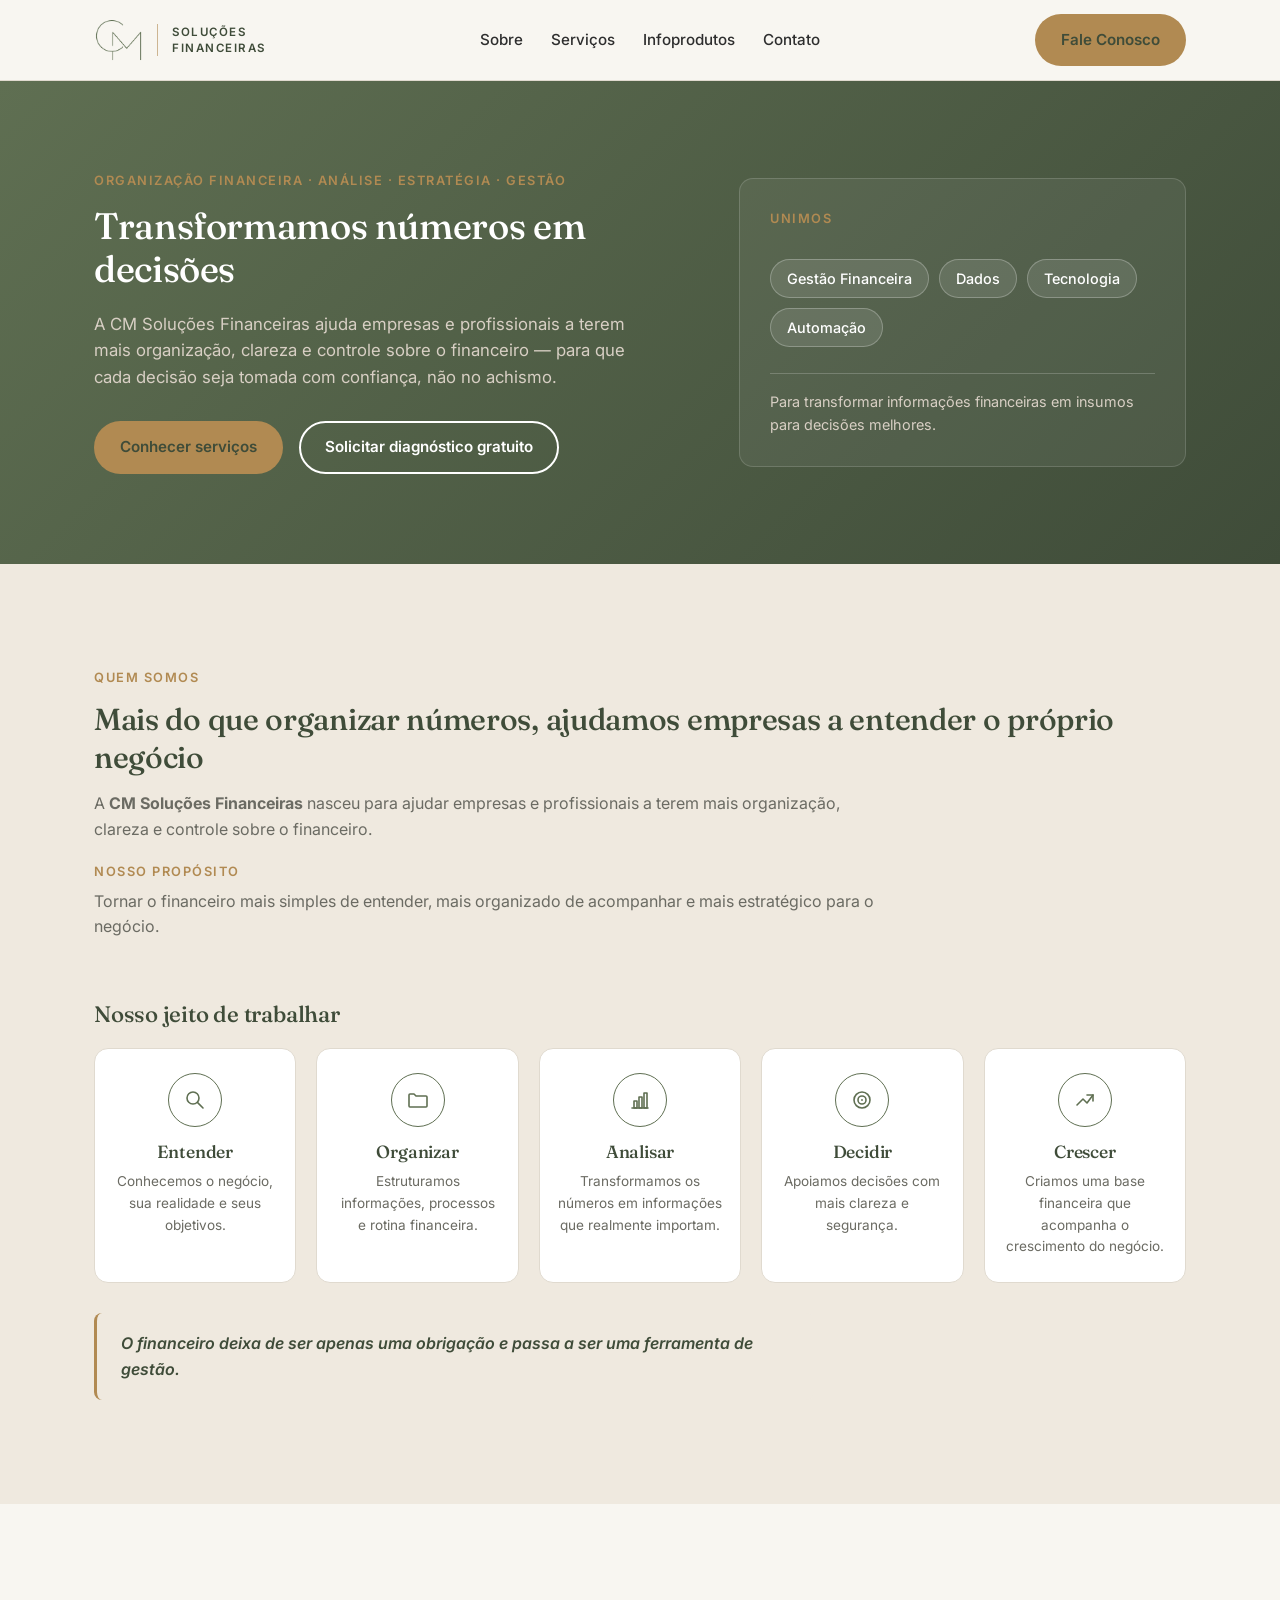
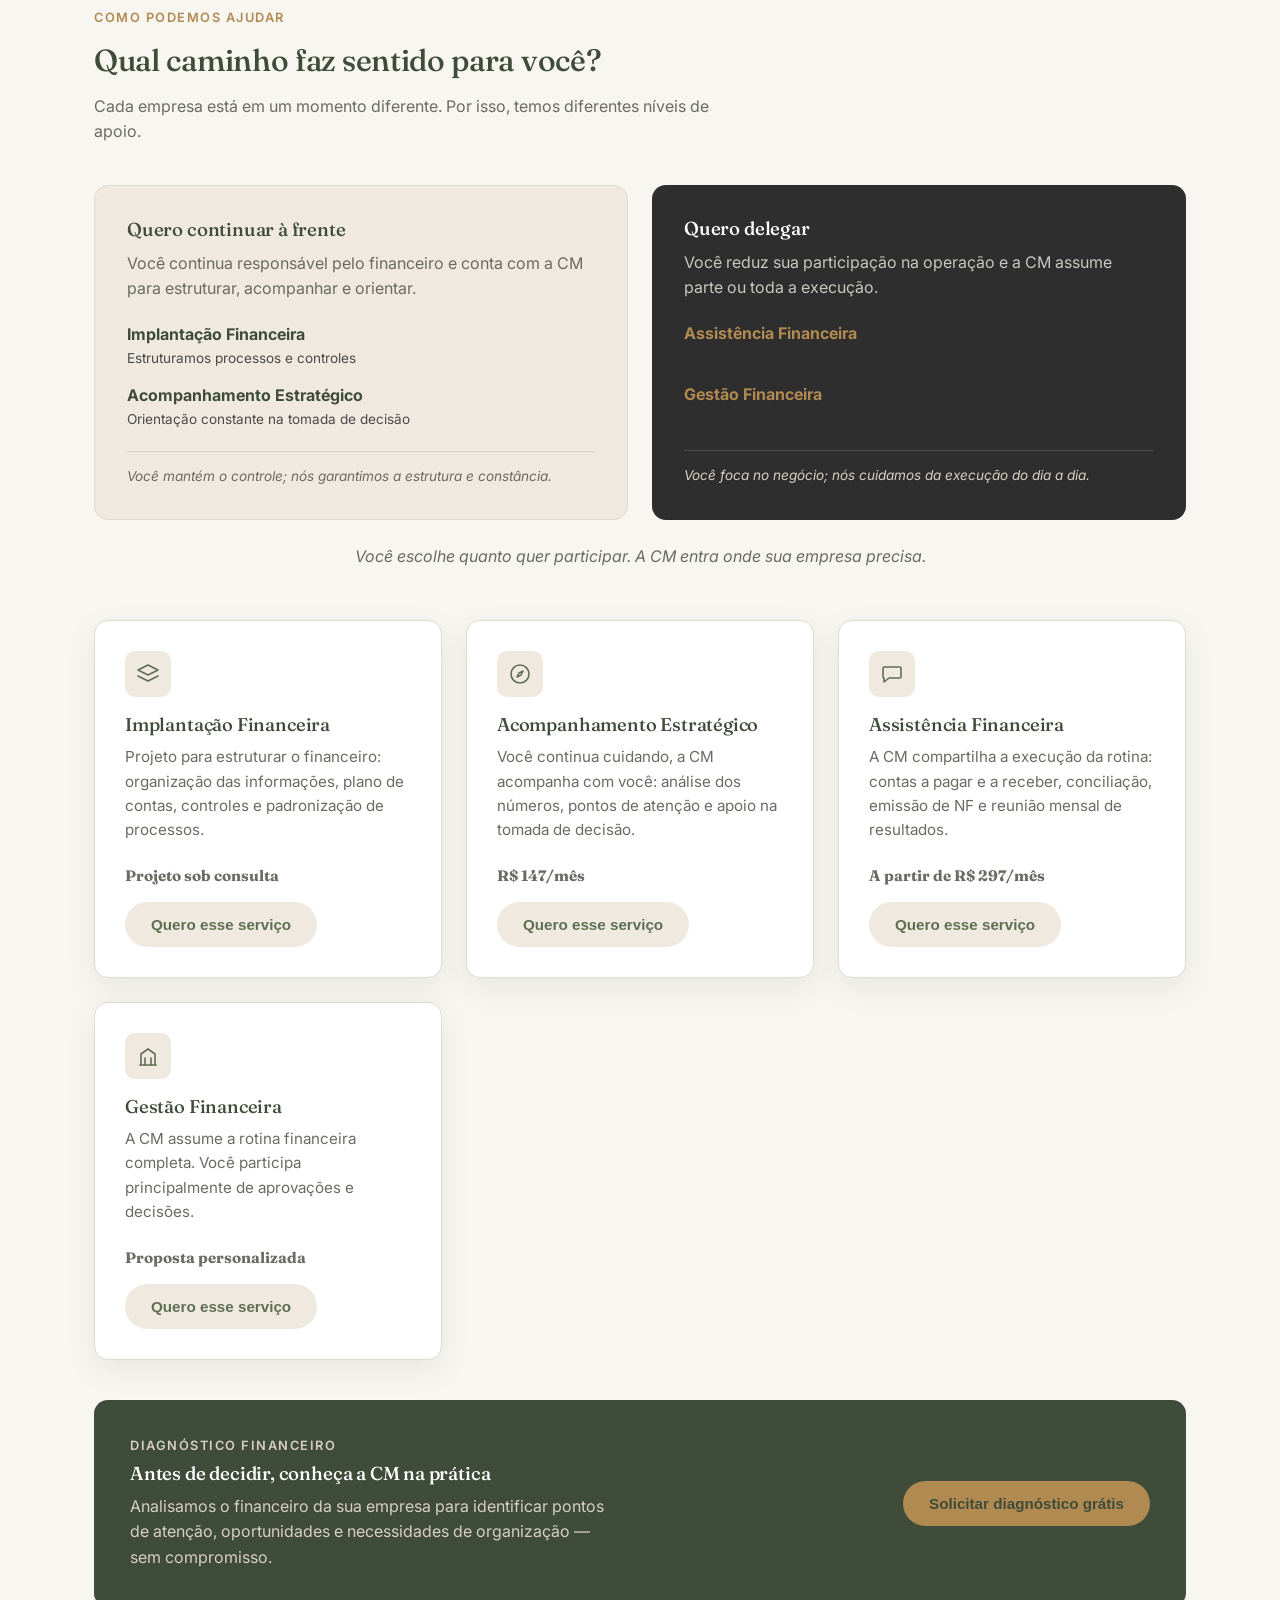
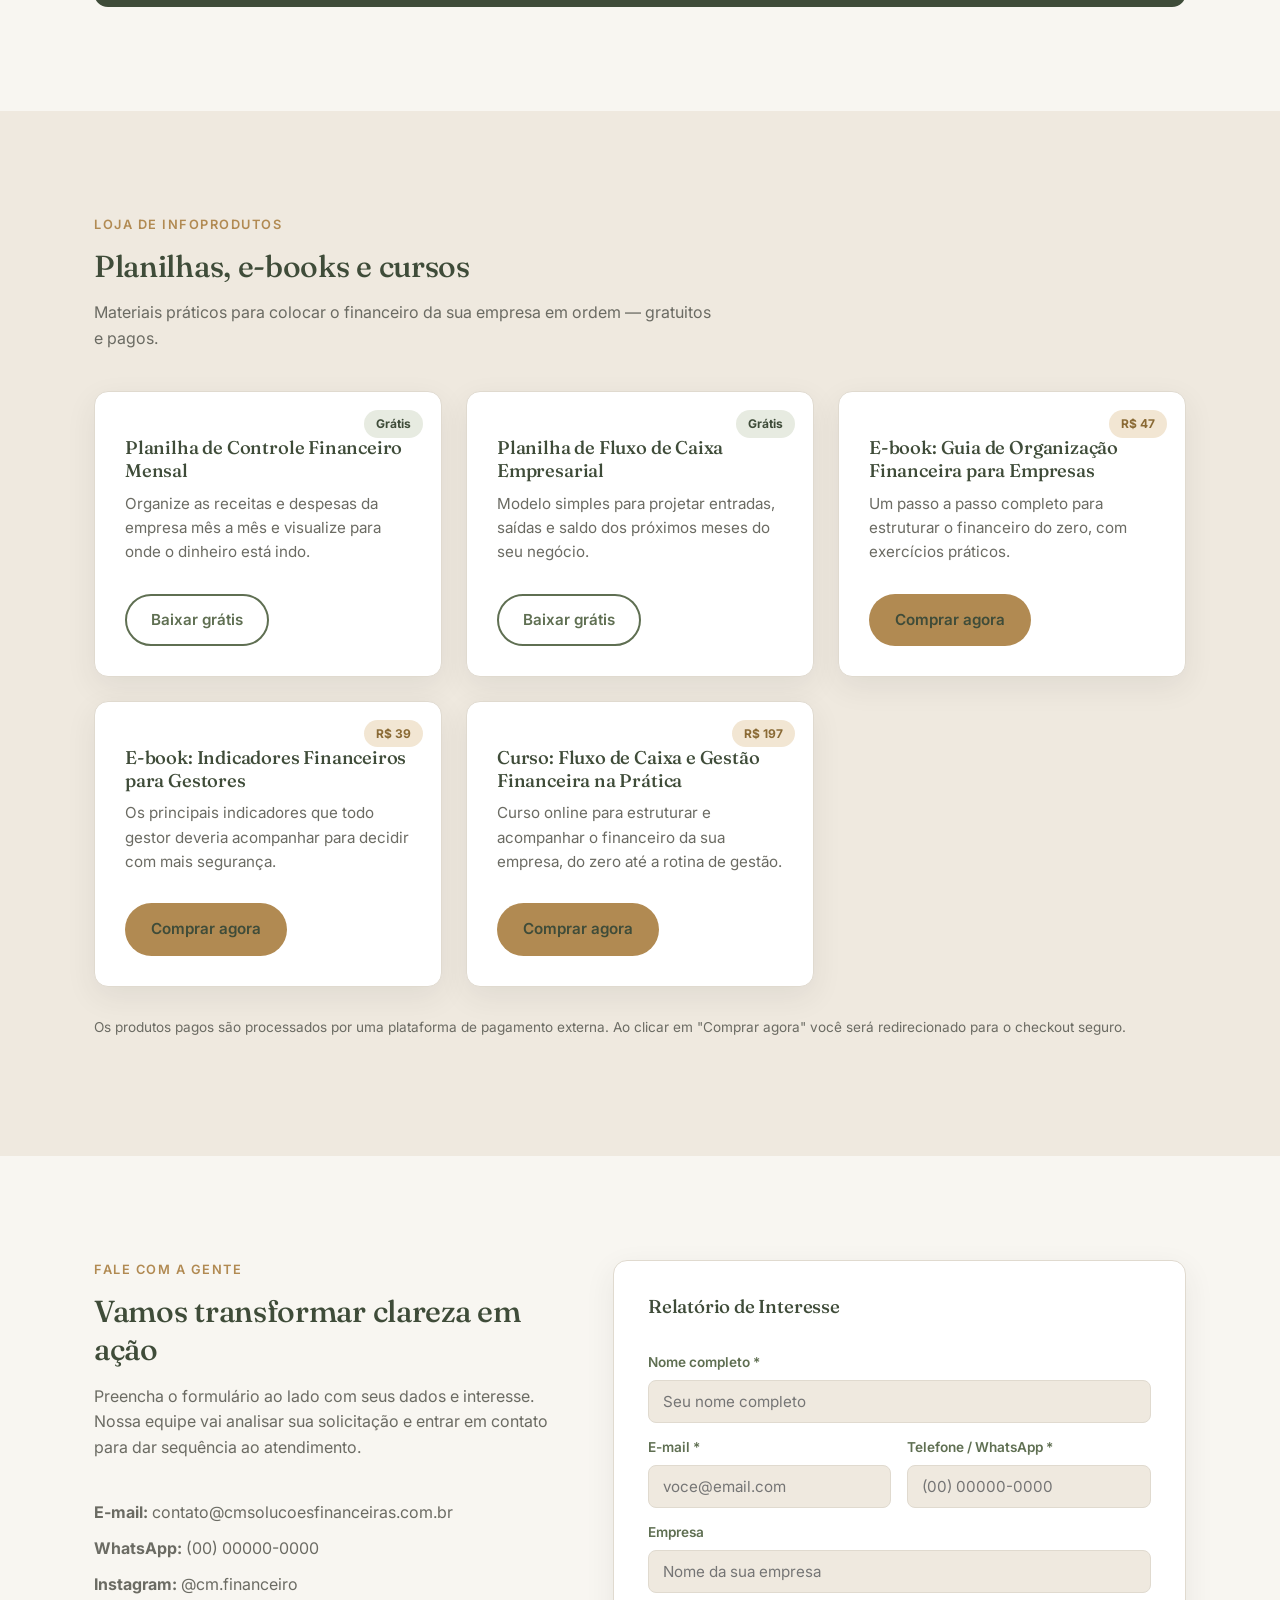
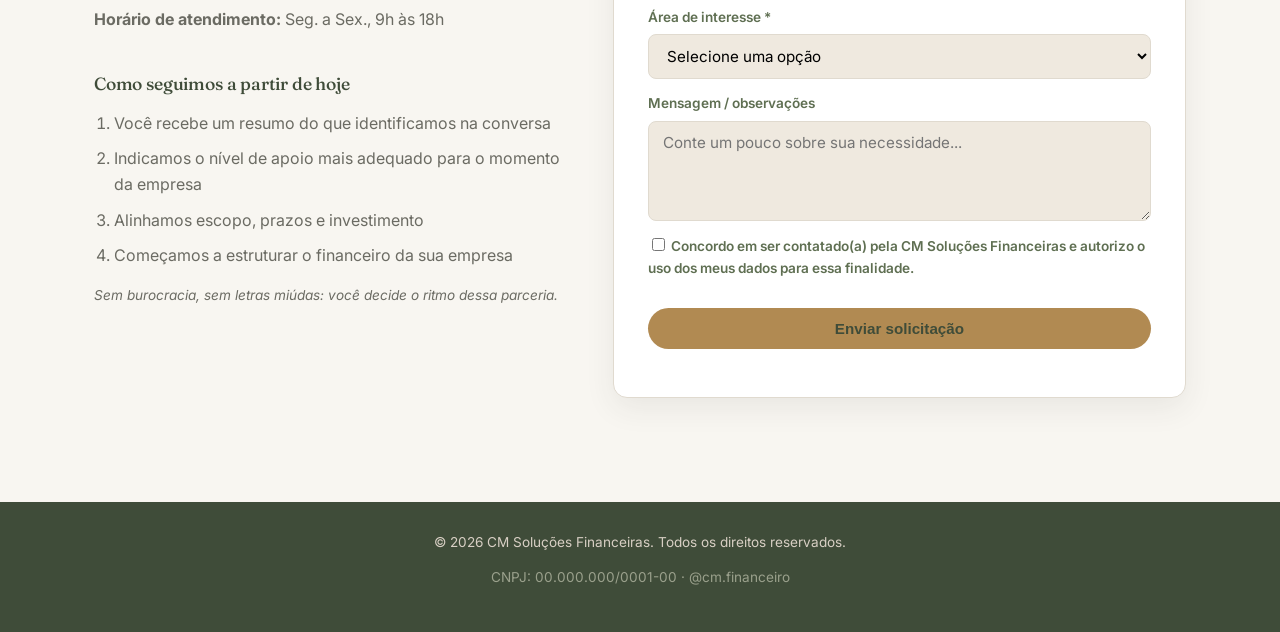
<file: index.html>
<!DOCTYPE html>
<html lang="pt-BR">
<head>
<meta charset="UTF-8">
<meta name="viewport" content="width=device-width, initial-scale=1.0">
<title>CM Soluções Financeiras | Transformamos números em decisões</title>
<meta name="description" content="A CM Soluções Financeiras ajuda empresas a terem mais organização, clareza e controle sobre o financeiro. Diagnóstico gratuito, implantação, acompanhamento e gestão financeira sob medida.">
<link rel="preconnect" href="https://fonts.googleapis.com">
<link rel="preconnect" href="https://fonts.gstatic.com" crossorigin>
<link href="https://fonts.googleapis.com/css2?family=Fraunces:ital,opsz,wght@0,9..144,500;0,9..144,600;0,9..144,700&family=Inter:wght@400;500;600&display=swap" rel="stylesheet">
<link rel="stylesheet" href="assets/css/style.css">
</head>
<body>

<header class="site-header" id="topo">
  <div class="container header-inner">
    <a href="#topo" class="logo">
      <img src="assets/img/logo-cm.png" alt="CM Soluções Financeiras" class="logo-mark-img">
      <span class="logo-divider"></span>
      <span class="logo-text">Soluções<br>Financeiras</span>
    </a>

    <nav class="nav" id="nav">
      <a href="#sobre">Sobre</a>
      <a href="#servicos">Serviços</a>
      <a href="#infoprodutos">Infoprodutos</a>
      <a href="#contato">Contato</a>
    </nav>

    <a href="#contato" class="btn btn-primary nav-cta">Fale Conosco</a>

    <button class="nav-toggle" id="navToggle" aria-label="Abrir menu" aria-expanded="false">
      <span></span><span></span><span></span>
    </button>
  </div>
</header>

<main>

  <!-- HERO -->
  <section class="hero">
    <div class="container hero-inner">
      <div class="hero-text">
        <p class="eyebrow">Organização financeira · Análise · Estratégia · Gestão</p>
        <h1>Transformamos números em decisões</h1>
        <p class="hero-sub">
          A CM Soluções Financeiras ajuda empresas e profissionais a terem mais
          organização, clareza e controle sobre o financeiro — para que cada decisão
          seja tomada com confiança, não no achismo.
        </p>
        <div class="hero-actions">
          <a href="#servicos" class="btn btn-primary">Conhecer serviços</a>
          <a href="#contato" class="btn btn-outline">Solicitar diagnóstico gratuito</a>
        </div>
      </div>
      <div class="hero-card">
        <p class="hero-card-eyebrow">Unimos</p>
        <ul class="hero-card-tags">
          <li>Gestão Financeira</li>
          <li>Dados</li>
          <li>Tecnologia</li>
          <li>Automação</li>
        </ul>
        <p class="hero-card-note">
          Para transformar informações financeiras em insumos para decisões melhores.
        </p>
      </div>
    </div>
  </section>

  <!-- SOBRE -->
  <section id="sobre" class="section section-alt">
    <div class="container">
      <p class="section-eyebrow">Quem somos</p>
      <h2 class="section-title">Mais do que organizar números, ajudamos empresas a entender o próprio negócio</h2>
      <div class="sobre-grid">
        <p class="sobre-texto">
          A <strong>CM Soluções Financeiras</strong> nasceu para ajudar empresas e profissionais
          a terem mais organização, clareza e controle sobre o financeiro.
        </p>
        <p class="sobre-eyebrow">Nosso propósito</p>
        <p class="sobre-texto">
          Tornar o financeiro mais simples de entender, mais organizado de acompanhar e mais
          estratégico para o negócio.
        </p>
      </div>

      <h3 class="subtitulo">Nosso jeito de trabalhar</h3>
      <div class="etapas">
        <div class="etapa">
          <div class="etapa-icone"><svg viewBox="0 0 24 24" fill="none" stroke="currentColor" stroke-width="1.6" stroke-linecap="round" stroke-linejoin="round"><circle cx="10" cy="10" r="6"/><line x1="20" y1="20" x2="14.65" y2="14.65"/></svg></div>
          <h4>Entender</h4>
          <p>Conhecemos o negócio, sua realidade e seus objetivos.</p>
        </div>
        <div class="etapa">
          <div class="etapa-icone"><svg viewBox="0 0 24 24" fill="none" stroke="currentColor" stroke-width="1.6" stroke-linecap="round" stroke-linejoin="round"><path d="M3 7a1 1 0 0 1 1-1h4l2 2h10a1 1 0 0 1 1 1v9a1 1 0 0 1-1 1H4a1 1 0 0 1-1-1V7z"/></svg></div>
          <h4>Organizar</h4>
          <p>Estruturamos informações, processos e rotina financeira.</p>
        </div>
        <div class="etapa">
          <div class="etapa-icone"><svg viewBox="0 0 24 24" fill="none" stroke="currentColor" stroke-width="1.6" stroke-linecap="round" stroke-linejoin="round"><line x1="4" y1="20" x2="20" y2="20"/><rect x="6" y="13" width="3" height="7"/><rect x="11" y="9" width="3" height="11"/><rect x="16" y="5" width="3" height="15"/></svg></div>
          <h4>Analisar</h4>
          <p>Transformamos os números em informações que realmente importam.</p>
        </div>
        <div class="etapa">
          <div class="etapa-icone"><svg viewBox="0 0 24 24" fill="none" stroke="currentColor" stroke-width="1.6" stroke-linecap="round" stroke-linejoin="round"><circle cx="12" cy="12" r="8"/><circle cx="12" cy="12" r="4"/><circle cx="12" cy="12" r="0.9" fill="currentColor" stroke="none"/></svg></div>
          <h4>Decidir</h4>
          <p>Apoiamos decisões com mais clareza e segurança.</p>
        </div>
        <div class="etapa">
          <div class="etapa-icone"><svg viewBox="0 0 24 24" fill="none" stroke="currentColor" stroke-width="1.6" stroke-linecap="round" stroke-linejoin="round"><polyline points="4,17 10,11 14,15 20,7"/><polyline points="14,7 20,7 20,13"/></svg></div>
          <h4>Crescer</h4>
          <p>Criamos uma base financeira que acompanha o crescimento do negócio.</p>
        </div>
      </div>
      <p class="callout">O financeiro deixa de ser apenas uma obrigação e passa a ser uma ferramenta de gestão.</p>
    </div>
  </section>

  <!-- SERVIÇOS -->
  <section id="servicos" class="section">
    <div class="container">
      <p class="section-eyebrow">Como podemos ajudar</p>
      <h2 class="section-title">Qual caminho faz sentido para você?</h2>
      <p class="section-sub">Cada empresa está em um momento diferente. Por isso, temos diferentes níveis de apoio.</p>

      <div class="path-grid">
        <div class="path-card path-light">
          <h3>Quero continuar à frente</h3>
          <p>Você continua responsável pelo financeiro e conta com a CM para estruturar,
             acompanhar e orientar.</p>
          <ul class="path-lista">
            <li><strong>Implantação Financeira</strong><span>Estruturamos processos e controles</span></li>
            <li><strong>Acompanhamento Estratégico</strong><span>Orientação constante na tomada de decisão</span></li>
          </ul>
          <p class="path-nota">Você mantém o controle; nós garantimos a estrutura e constância.</p>
        </div>
        <div class="path-card path-dark">
          <h3>Quero delegar</h3>
          <p>Você reduz sua participação na operação e a CM assume parte ou toda a execução.</p>
          <ul class="path-lista">
            <li><strong>Assistência Financeira</strong><span>Compartilha a execução da rotina</span></li>
            <li><strong>Gestão Financeira</strong><span>Delega a execução completa</span></li>
          </ul>
          <p class="path-nota">Você foca no negócio; nós cuidamos da execução do dia a dia.</p>
        </div>
      </div>
      <p class="path-legenda">Você escolhe quanto quer participar. A CM entra onde sua empresa precisa.</p>

      <div class="cards-grid servicos-grid">

        <div class="card" data-interesse="Implantação Financeira">
          <div class="card-icon"><svg viewBox="0 0 24 24" fill="none" stroke="currentColor" stroke-width="1.6" stroke-linecap="round" stroke-linejoin="round"><path d="M12 3 2 8l10 5 10-5-10-5z"/><path d="M2 14l10 5 10-5"/></svg></div>
          <h3>Implantação Financeira</h3>
          <p>Projeto para estruturar o financeiro: organização das informações, plano de
             contas, controles e padronização de processos.</p>
          <p class="card-preco">Projeto sob consulta</p>
          <button class="btn btn-ghost card-btn">Quero esse serviço</button>
        </div>

        <div class="card" data-interesse="Acompanhamento Estratégico">
          <div class="card-icon"><svg viewBox="0 0 24 24" fill="none" stroke="currentColor" stroke-width="1.6" stroke-linecap="round" stroke-linejoin="round"><circle cx="12" cy="12" r="9"/><polygon points="15,9 13,13 9,15 11,11"/></svg></div>
          <h3>Acompanhamento Estratégico</h3>
          <p>Você continua cuidando, a CM acompanha com você: análise dos números,
             pontos de atenção e apoio na tomada de decisão.</p>
          <p class="card-preco">R$ 147/mês</p>
          <button class="btn btn-ghost card-btn">Quero esse serviço</button>
        </div>

        <div class="card" data-interesse="Assistência Financeira">
          <div class="card-icon"><svg viewBox="0 0 24 24" fill="none" stroke="currentColor" stroke-width="1.6" stroke-linecap="round" stroke-linejoin="round"><path d="M4 5h16a1 1 0 0 1 1 1v9a1 1 0 0 1-1 1H9l-5 4v-4H4a1 1 0 0 1-1-1V6a1 1 0 0 1 1-1z"/></svg></div>
          <h3>Assistência Financeira</h3>
          <p>A CM compartilha a execução da rotina: contas a pagar e a receber,
             conciliação, emissão de NF e reunião mensal de resultados.</p>
          <p class="card-preco">A partir de R$ 297/mês</p>
          <button class="btn btn-ghost card-btn">Quero esse serviço</button>
        </div>

        <div class="card" data-interesse="Gestão Financeira">
          <div class="card-icon"><svg viewBox="0 0 24 24" fill="none" stroke="currentColor" stroke-width="1.6" stroke-linecap="round" stroke-linejoin="round"><path d="M4 21h16"/><path d="M5 21V10l7-5 7 5v11"/><line x1="9" y1="21" x2="9" y2="14"/><line x1="15" y1="21" x2="15" y2="14"/></svg></div>
          <h3>Gestão Financeira</h3>
          <p>A CM assume a rotina financeira completa. Você participa principalmente
             de aprovações e decisões.</p>
          <p class="card-preco">Proposta personalizada</p>
          <button class="btn btn-ghost card-btn">Quero esse serviço</button>
        </div>

      </div>

      <div class="diagnostico-banner">
        <div>
          <p class="section-eyebrow" style="margin-bottom:6px;">Diagnóstico Financeiro</p>
          <h3>Antes de decidir, conheça a CM na prática</h3>
          <p>Analisamos o financeiro da sua empresa para identificar pontos de atenção,
             oportunidades e necessidades de organização — sem compromisso.</p>
        </div>
        <button type="button" class="btn btn-primary" data-abrir-diagnostico>
          Solicitar diagnóstico grátis
        </button>
      </div>
    </div>
  </section>

  <!-- INFOPRODUTOS -->
  <section id="infoprodutos" class="section section-alt">
    <div class="container">
      <p class="section-eyebrow">Loja de Infoprodutos</p>
      <h2 class="section-title">Planilhas, e-books e cursos</h2>
      <p class="section-sub">
        Materiais práticos para colocar o financeiro da sua empresa em ordem — gratuitos e pagos.
      </p>

      <div class="cards-grid cards-grid-info" id="infoprodutosGrid">
        <p class="loading-placeholder">Carregando produtos...</p>
      </div>

      <p class="info-nota">
        Os produtos pagos são processados por uma plataforma de pagamento externa.
        Ao clicar em "Comprar agora" você será redirecionado para o checkout seguro.
      </p>
    </div>
  </section>

  <!-- CONTATO / RELATÓRIO -->
  <section id="contato" class="section">
    <div class="container contato-grid">
      <div class="contato-info">
        <p class="section-eyebrow">Fale com a gente</p>
        <h2 class="section-title">Vamos transformar clareza em ação</h2>
        <p class="section-sub">
          Preencha o formulário ao lado com seus dados e interesse. Nossa equipe vai
          analisar sua solicitação e entrar em contato para dar sequência ao atendimento.
        </p>

        <ul class="contato-lista">
          <li><strong>E-mail:</strong> contato@cmsolucoesfinanceiras.com.br</li>
          <li><strong>WhatsApp:</strong> (00) 00000-0000</li>
          <li><strong>Instagram:</strong> @cm.financeiro</li>
          <li><strong>Horário de atendimento:</strong> Seg. a Sex., 9h às 18h</li>
        </ul>

        <h3 class="subtitulo-sm">Como seguimos a partir de hoje</h3>
        <ol class="passos-lista">
          <li>Você recebe um resumo do que identificamos na conversa</li>
          <li>Indicamos o nível de apoio mais adequado para o momento da empresa</li>
          <li>Alinhamos escopo, prazos e investimento</li>
          <li>Começamos a estruturar o financeiro da sua empresa</li>
        </ol>
        <p class="passos-nota">Sem burocracia, sem letras miúdas: você decide o ritmo dessa parceria.</p>
      </div>

      <form class="form-relatorio" id="formRelatorio" action="https://formspree.io/f/SEU_FORM_ID" method="POST">
        <h3>Relatório de Interesse</h3>

        <label for="nome">Nome completo *</label>
        <input type="text" id="nome" name="nome" required placeholder="Seu nome completo">

        <div class="form-row">
          <div>
            <label for="email">E-mail *</label>
            <input type="email" id="email" name="email" required placeholder="voce@email.com">
          </div>
          <div>
            <label for="telefone">Telefone / WhatsApp *</label>
            <input type="tel" id="telefone" name="telefone" required placeholder="(00) 00000-0000">
          </div>
        </div>

        <label for="empresa">Empresa</label>
        <input type="text" id="empresa" name="empresa" placeholder="Nome da sua empresa">

        <label for="interesse">Área de interesse *</label>
        <select id="interesse" name="interesse" required>
          <option value="" disabled selected>Selecione uma opção</option>
          <option>Diagnóstico Financeiro (gratuito)</option>
          <option>Implantação Financeira</option>
          <option>Acompanhamento Estratégico</option>
          <option>Assistência Financeira</option>
          <option>Gestão Financeira</option>
          <option>Outro</option>
        </select>

        <label for="mensagem">Mensagem / observações</label>
        <textarea id="mensagem" name="mensagem" rows="4" placeholder="Conte um pouco sobre sua necessidade..."></textarea>

        <label class="checkbox-label">
          <input type="checkbox" required>
          Concordo em ser contatado(a) pela CM Soluções Financeiras e autorizo o uso
          dos meus dados para essa finalidade.
        </label>

        <button type="submit" class="btn btn-primary btn-block">Enviar solicitação</button>

        <p class="form-feedback" id="formFeedback" role="status"></p>
      </form>
    </div>
  </section>

</main>

<!-- MODAL: DIAGNÓSTICO FINANCEIRO -->
<div class="pub-modal" id="modalDiagnostico" hidden>
  <div class="pub-modal-box">
    <button type="button" class="pub-modal-fechar" id="btnFecharDiagnostico" aria-label="Fechar">&times;</button>
    <p class="section-eyebrow">Diagnóstico Financeiro gratuito</p>
    <h3>Conte um pouco sobre o seu negócio</h3>
    <p class="pub-modal-sub">
      Leva menos de 2 minutos e não pede nenhum dado sensível — só o suficiente pra
      chegarmos na conversa já entendendo o seu momento.
    </p>

    <form id="formDiagnostico" class="form-diagnostico">
      <div class="campo-oculto" aria-hidden="true">
        <label for="website">Deixe em branco</label>
        <input type="text" id="website" name="website" tabindex="-1" autocomplete="off">
      </div>

      <h4 class="pub-modal-grupo">Seus dados</h4>
      <div class="form-row">
        <div>
          <label for="dNome">Nome completo *</label>
          <input type="text" id="dNome" name="nome" required placeholder="Seu nome">
        </div>
        <div>
          <label for="dEmpresa">Empresa *</label>
          <input type="text" id="dEmpresa" name="empresa" required placeholder="Nome da sua empresa">
        </div>
      </div>
      <div class="form-row">
        <div>
          <label for="dEmail">E-mail *</label>
          <input type="email" id="dEmail" name="email" required placeholder="voce@email.com">
        </div>
        <div>
          <label for="dTelefone">WhatsApp *</label>
          <input type="tel" id="dTelefone" name="telefone" required placeholder="(00) 00000-0000">
        </div>
      </div>

      <h4 class="pub-modal-grupo">Sobre o seu negócio</h4>

      <label for="dRamo">Ramo de atuação *</label>
      <select id="dRamo" name="ramo" required>
        <option value="" disabled selected>Selecione</option>
        <option>Comércio</option>
        <option>Serviços</option>
        <option>Indústria</option>
        <option>Saúde e bem-estar</option>
        <option>Educação</option>
        <option>Tecnologia</option>
        <option>Alimentação</option>
        <option>Outro</option>
      </select>

      <label for="dColaboradores">Quantas pessoas trabalham com você *</label>
      <select id="dColaboradores" name="colaboradores" required>
        <option value="" disabled selected>Selecione</option>
        <option>Só eu</option>
        <option>2 a 5</option>
        <option>6 a 15</option>
        <option>16 a 50</option>
        <option>Mais de 50</option>
      </select>

      <label for="dControle">Como o financeiro é controlado hoje *</label>
      <select id="dControle" name="controleAtual" required>
        <option value="" disabled selected>Selecione</option>
        <option>Planilha própria</option>
        <option>Sistema (ERP)</option>
        <option>Contador externo</option>
        <option>Não tenho controle estruturado</option>
        <option>Outro</option>
      </select>

      <label for="dDificuldade">Maior dificuldade hoje *</label>
      <select id="dDificuldade" name="dificuldade" required>
        <option value="" disabled selected>Selecione</option>
        <option>Falta de controle do fluxo de caixa</option>
        <option>Não sei se estou tendo lucro</option>
        <option>Misturo finanças pessoais e da empresa</option>
        <option>Inadimplência de clientes</option>
        <option>Falta de relatórios e indicadores</option>
        <option>Falta de tempo pra cuidar disso</option>
        <option>Outro</option>
      </select>

      <label for="dObjetivo">O que mais gostaria de alcançar *</label>
      <select id="dObjetivo" name="objetivo" required>
        <option value="" disabled selected>Selecione</option>
        <option>Ter clareza dos números</option>
        <option>Reduzir custos</option>
        <option>Ter relatórios e indicadores confiáveis</option>
        <option>Delegar a rotina financeira</option>
        <option>Planejar o crescimento</option>
        <option>Outro</option>
      </select>

      <label for="dUrgencia">Urgência pra resolver isso *</label>
      <select id="dUrgencia" name="urgencia" required>
        <option value="" disabled selected>Selecione</option>
        <option>Quero resolver agora</option>
        <option>Nos próximos meses</option>
        <option>Só pesquisando por enquanto</option>
      </select>

      <label for="dMensagem">Quer contar mais alguma coisa? (opcional)</label>
      <textarea id="dMensagem" name="mensagem" rows="3" placeholder="Fique à vontade..."></textarea>

      <label class="checkbox-label">
        <input type="checkbox" required>
        Concordo em ser contatado(a) pela CM Soluções Financeiras e autorizo o uso
        dos meus dados para essa finalidade.
      </label>

      <button type="submit" class="btn btn-primary btn-block">Enviar diagnóstico</button>
      <p class="form-feedback" id="diagnosticoFeedback" role="status"></p>
    </form>
  </div>
</div>

<footer class="site-footer">
  <div class="container footer-inner">
    <p>&copy; <span id="ano"></span> CM Soluções Financeiras. Todos os direitos reservados.</p>
    <p class="footer-sub">CNPJ: 00.000.000/0001-00 · @cm.financeiro</p>
  </div>
</footer>

<script src="assets/js/main.js"></script>
</body>
</html>
</file>
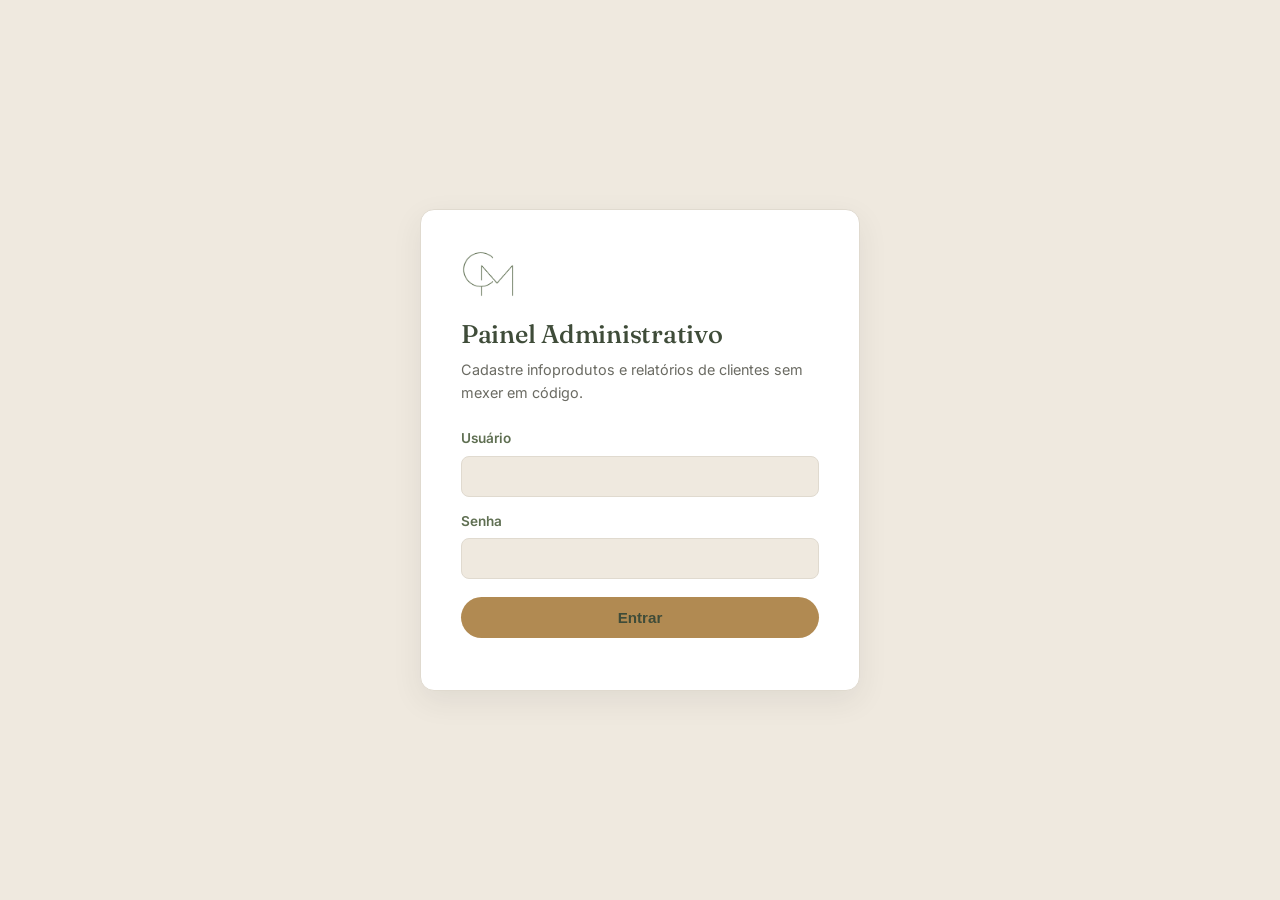
<file: admin/index.html>
<!DOCTYPE html>
<html lang="pt-BR">
<head>
<meta charset="UTF-8">
<meta name="viewport" content="width=device-width, initial-scale=1.0">
<meta name="robots" content="noindex, nofollow">
<title>Painel Administrativo | CM Soluções Financeiras</title>
<link rel="preconnect" href="https://fonts.googleapis.com">
<link rel="preconnect" href="https://fonts.gstatic.com" crossorigin>
<link href="https://fonts.googleapis.com/css2?family=Fraunces:ital,opsz,wght@0,9..144,500;0,9..144,600;0,9..144,700&family=Inter:wght@400;500;600&display=swap" rel="stylesheet">
<link rel="stylesheet" href="../assets/css/style.css">
<link rel="stylesheet" href="admin.css">
</head>
<body class="admin-body">

<!-- LOGIN -->
<div class="admin-login" id="loginScreen">
  <div class="admin-login-box">
    <img src="../assets/img/logo-cm.png" alt="CM Soluções Financeiras" class="admin-logo">
    <h1>Painel Administrativo</h1>
    <p class="admin-sub">Cadastre infoprodutos e relatórios de clientes sem mexer em código.</p>

    <form id="loginForm">
      <label for="userInput">Usuário</label>
      <input type="text" id="userInput" autocomplete="username" required>

      <label for="passInput">Senha</label>
      <input type="password" id="passInput" autocomplete="current-password" required>

      <button type="submit" class="btn btn-primary btn-block" id="btnEntrar">Entrar</button>
      <p class="admin-feedback" id="loginFeedback" role="status"></p>
    </form>
  </div>
</div>

<!-- PAINEL -->
<div class="admin-painel" id="painel" hidden>
  <header class="admin-header">
    <div class="admin-header-inner">
      <img src="../assets/img/logo-cm.png" alt="CM" class="admin-logo-sm">
      <h1>Painel Administrativo</h1>
      <button class="btn btn-outline btn-sm" id="btnSair">Sair</button>
    </div>
  </header>

  <nav class="admin-tabs">
    <button class="admin-tab active" data-tab="infoprodutos">Infoprodutos</button>
    <button class="admin-tab" data-tab="clientes">Clientes</button>
    <button class="admin-tab" data-tab="usuarios">Usuários</button>
    <button class="admin-tab" data-tab="diagnosticos">Diagnósticos</button>
  </nav>

  <main class="admin-main">

    <!-- TAB INFOPRODUTOS -->
    <section class="admin-tab-panel" id="tab-infoprodutos">
      <div class="admin-toolbar">
        <button class="btn btn-primary" id="btnNovoInfoproduto">+ Novo infoproduto</button>
        <div class="admin-toolbar-actions">
          <span class="admin-dirty" id="dirtyInfoprodutos" hidden>Alterações não salvas</span>
          <button class="btn btn-ghost btn-sm" id="btnRecarregarInfoprodutos">Recarregar</button>
          <button class="btn btn-primary btn-sm" id="btnSalvarInfoprodutos">Salvar alterações</button>
        </div>
      </div>
      <p class="admin-feedback" id="feedbackInfoprodutos" role="status"></p>
      <div class="admin-lista" id="listaInfoprodutos">
        <p class="loading-placeholder">Carregando...</p>
      </div>
    </section>

    <!-- TAB CLIENTES -->
    <section class="admin-tab-panel" id="tab-clientes" hidden>
      <p class="admin-field-hint" style="margin-bottom:16px;">
        Cada cliente é uma pasta própria: dentro dela você cadastra os relatórios de
        fechamento (dashboards de apresentação) daquele cliente, mês a mês. Só quem
        faz login aqui consegue ver — não aparecem no site público.
      </p>
      <div class="admin-toolbar">
        <button class="btn btn-primary" id="btnNovoCliente">+ Novo cliente</button>
        <div class="admin-toolbar-actions">
          <button class="btn btn-ghost btn-sm" id="btnRecarregarClientes">Recarregar</button>
        </div>
      </div>
      <p class="admin-feedback" id="feedbackClientes" role="status"></p>
      <div class="admin-lista" id="listaClientes">
        <p class="loading-placeholder">Carregando...</p>
      </div>
    </section>

    <!-- TAB USUÁRIOS -->
    <section class="admin-tab-panel" id="tab-usuarios" hidden>
      <p class="admin-field-hint" style="margin-bottom:16px;">
        Além do seu login (administrador), você pode criar outros acessos com permissão
        limitada: um usuário do tipo <strong>Cliente</strong> só enxerga a pasta de um
        cliente específico (em modo leitura); um usuário do tipo <strong>Dashboard</strong>
        só enxerga um relatório específico — útil pra compartilhar um link de acesso com
        o próprio cliente, sem dar acesso ao painel inteiro.
      </p>
      <div class="admin-toolbar">
        <button class="btn btn-primary" id="btnNovoUsuario">+ Novo usuário</button>
        <div class="admin-toolbar-actions">
          <button class="btn btn-ghost btn-sm" id="btnRecarregarUsuarios">Recarregar</button>
        </div>
      </div>
      <p class="admin-feedback" id="feedbackUsuarios" role="status"></p>
      <div class="admin-lista" id="listaUsuarios">
        <p class="loading-placeholder">Carregando...</p>
      </div>
    </section>

    <!-- TAB DIAGNÓSTICOS -->
    <section class="admin-tab-panel" id="tab-diagnosticos" hidden>
      <p class="admin-field-hint" style="margin-bottom:16px;">
        Respostas do formulário "Diagnóstico Financeiro" do site — a cada envio, a CM
        recebe um e-mail de aviso e a resposta completa aparece aqui.
      </p>
      <div class="admin-toolbar">
        <div></div>
        <div class="admin-toolbar-actions">
          <button class="btn btn-ghost btn-sm" id="btnRecarregarDiagnosticos">Recarregar</button>
        </div>
      </div>
      <p class="admin-feedback" id="feedbackDiagnosticos" role="status"></p>
      <div class="admin-lista" id="listaDiagnosticos">
        <p class="loading-placeholder">Carregando...</p>
      </div>
    </section>

  </main>
</div>

<!-- MODAL: FORM INFOPRODUTO -->
<div class="admin-modal" id="modalInfoproduto" hidden>
  <div class="admin-modal-box">
    <h2 id="modalInfoprodutoTitulo">Novo infoproduto</h2>
    <form id="formInfoproduto">
      <label for="ipNome">Nome *</label>
      <input type="text" id="ipNome" required placeholder="Ex: E-book Guia de Organização Financeira">

      <label for="ipDescricao">Descrição *</label>
      <textarea id="ipDescricao" rows="3" required placeholder="Descrição curta que aparece no card"></textarea>

      <label for="ipIcone">Ícone (emoji)</label>
      <input type="text" id="ipIcone" placeholder="📘" maxlength="4">

      <label for="ipTipo">Tipo *</label>
      <select id="ipTipo" required>
        <option value="gratis">Grátis (download direto no site)</option>
        <option value="hotmart">Pago (checkout na Hotmart)</option>
      </select>

      <div id="campoPreco">
        <label for="ipPreco">Preço exibido *</label>
        <input type="text" id="ipPreco" placeholder="Ex: R$ 47">
      </div>

      <label for="ipLink" id="labelIpLink">Link de checkout na Hotmart *</label>
      <input type="text" id="ipLink" required placeholder="https://pay.hotmart.com/XXXXXXX">
      <p class="admin-field-hint" id="hintIpLink">
        Para itens grátis, use o caminho de um arquivo já existente em
        <code>assets/downloads/</code> (ex: <code>assets/downloads/minha-planilha.csv</code>).
        Para adicionar um arquivo novo, peça para subirmos ele no repositório.
      </p>

      <label class="checkbox-label">
        <input type="checkbox" id="ipAtivo" checked>
        Produto ativo (visível no site)
      </label>

      <div class="admin-modal-actions">
        <button type="button" class="btn btn-outline" id="btnCancelarInfoproduto">Cancelar</button>
        <button type="submit" class="btn btn-primary">Salvar item</button>
      </div>
    </form>
  </div>
</div>

<!-- MODAL: NOVO CLIENTE -->
<div class="admin-modal" id="modalCliente" hidden>
  <div class="admin-modal-box">
    <h2>Novo cliente</h2>
    <form id="formCliente">
      <label for="cNome">Nome do cliente *</label>
      <input type="text" id="cNome" required placeholder="Ex: Instituto Luanda">
      <label for="cObservacoes">Observações (opcional)</label>
      <textarea id="cObservacoes" rows="3" placeholder="Qualquer anotação interna sobre esse cliente"></textarea>

      <div class="admin-modal-actions">
        <button type="button" class="btn btn-outline" id="btnCancelarCliente">Cancelar</button>
        <button type="submit" class="btn btn-primary">Criar cliente</button>
      </div>
    </form>
  </div>
</div>

<!-- MODAL: NOVO/EDITAR USUÁRIO -->
<div class="admin-modal" id="modalUsuario" hidden>
  <div class="admin-modal-box">
    <h2 id="modalUsuarioTitulo">Novo usuário</h2>
    <form id="formUsuario">
      <label for="uUsername">Usuário (login) *</label>
      <input type="text" id="uUsername" required placeholder="Ex: joao.instituto">

      <label for="uNome">Nome *</label>
      <input type="text" id="uNome" required placeholder="Ex: João (Instituto Luanda)">

      <label for="uSenha">Senha</label>
      <input type="password" id="uSenha" autocomplete="new-password" placeholder="Deixe em branco para manter a senha atual">

      <label for="uPapel">Permissão *</label>
      <select id="uPapel" required>
        <option value="admin">Administrador — acesso total ao painel</option>
        <option value="cliente">Cliente — só a pasta de um cliente (leitura)</option>
        <option value="dashboard">Dashboard — só um relatório específico (leitura)</option>
      </select>

      <div id="campoUsuarioCliente">
        <label for="uCliente">Cliente *</label>
        <select id="uCliente"></select>
      </div>

      <div id="campoUsuarioRelatorio">
        <label for="uRelatorioCliente">Cliente do relatório *</label>
        <select id="uRelatorioCliente"></select>
        <label for="uRelatorio">Relatório *</label>
        <select id="uRelatorio"></select>
      </div>

      <label class="checkbox-label">
        <input type="checkbox" id="uAtivo" checked>
        Usuário ativo
      </label>

      <div class="admin-modal-actions">
        <button type="button" class="btn btn-outline" id="btnCancelarUsuario">Cancelar</button>
        <button type="submit" class="btn btn-primary">Salvar usuário</button>
      </div>
    </form>
  </div>
</div>

<!-- MODAL: DETALHE DO DIAGNÓSTICO -->
<div class="admin-modal" id="modalDiagnosticoDetalhe" hidden>
  <div class="admin-modal-box admin-modal-box-wide">
    <h2>Diagnóstico — <span id="ddNome"></span></h2>
    <div id="ddConteudo"></div>
    <div class="admin-modal-actions">
      <a id="ddEmailLink" class="btn btn-outline" href="#">Enviar e-mail</a>
      <a id="ddWhatsLink" class="btn btn-outline" href="#" target="_blank" rel="noopener" hidden>Abrir WhatsApp</a>
      <button type="button" class="btn btn-primary" id="btnFecharDiagnosticoDetalhe">Fechar</button>
    </div>
  </div>
</div>

<script src="admin.js"></script>
</body>
</html>
</file>
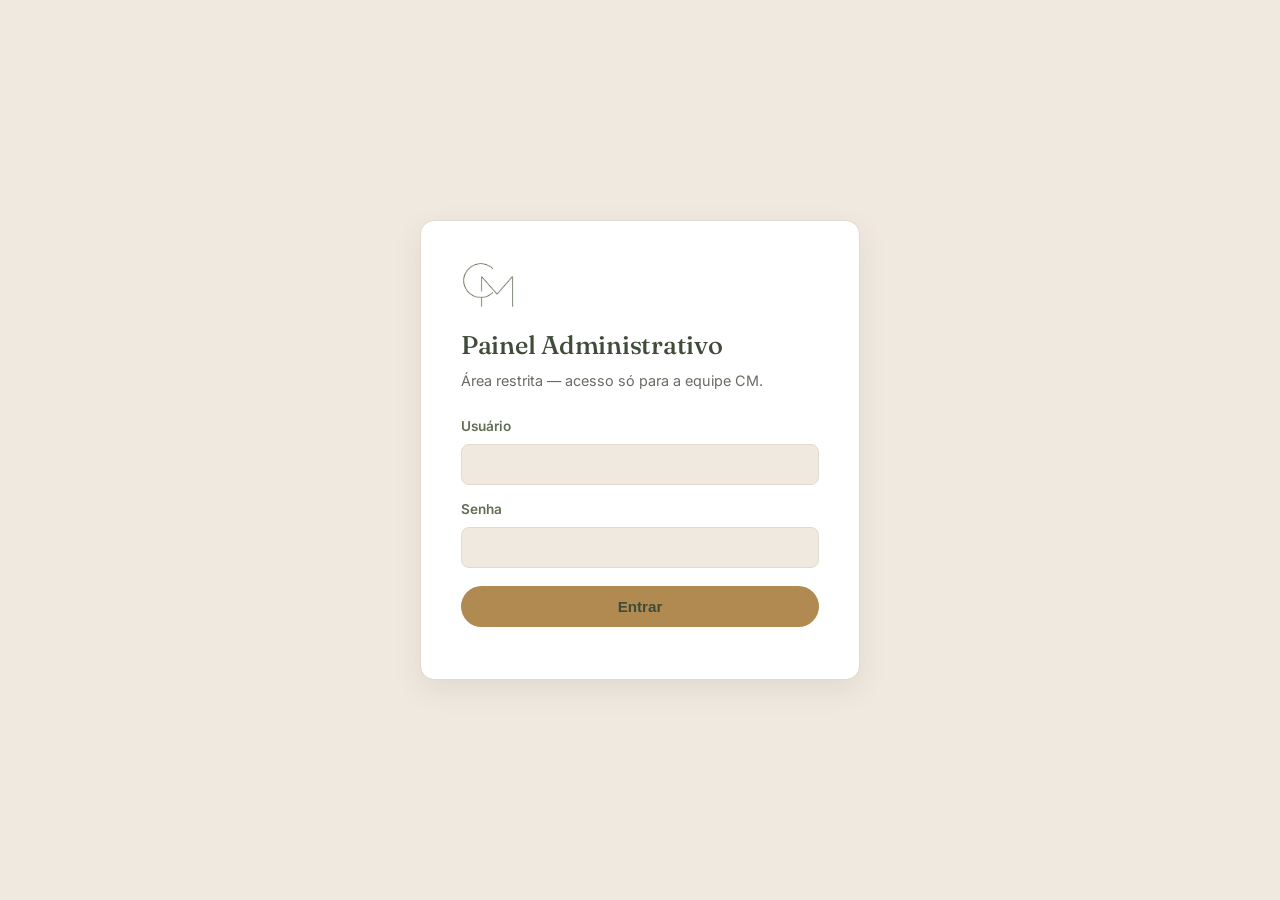
<file: admin/cliente.html>
<!DOCTYPE html>
<html lang="pt-BR">
<head>
<meta charset="UTF-8">
<meta name="viewport" content="width=device-width, initial-scale=1.0">
<meta name="robots" content="noindex, nofollow">
<title>Cliente | CM Soluções Financeiras</title>
<link rel="preconnect" href="https://fonts.googleapis.com">
<link rel="preconnect" href="https://fonts.gstatic.com" crossorigin>
<link href="https://fonts.googleapis.com/css2?family=Fraunces:ital,opsz,wght@0,9..144,500;0,9..144,600;0,9..144,700&family=Inter:wght@400;500;600&display=swap" rel="stylesheet">
<link rel="stylesheet" href="../assets/css/style.css">
<link rel="stylesheet" href="admin.css">
</head>
<body class="admin-body">

<!-- LOGIN -->
<div class="admin-login" id="loginScreen">
  <div class="admin-login-box">
    <img src="../assets/img/logo-cm.png" alt="CM Soluções Financeiras" class="admin-logo">
    <h1>Painel Administrativo</h1>
    <p class="admin-sub">Área restrita — acesso só para a equipe CM.</p>

    <form id="loginForm">
      <label for="userInput">Usuário</label>
      <input type="text" id="userInput" autocomplete="username" required>
      <label for="passInput">Senha</label>
      <input type="password" id="passInput" autocomplete="current-password" required>
      <button type="submit" class="btn btn-primary btn-block" id="btnEntrar">Entrar</button>
      <p class="admin-feedback" id="loginFeedback" role="status"></p>
    </form>
  </div>
</div>

<!-- PAINEL DO CLIENTE -->
<div class="admin-painel" id="painel" hidden>
  <header class="admin-header">
    <div class="admin-header-inner">
      <img src="../assets/img/logo-cm.png" alt="CM" class="admin-logo-sm">
      <h1 id="nomeCliente">Cliente</h1>
      <a href="index.html" class="btn btn-ghost btn-sm">← Clientes</a>
      <button class="btn btn-outline btn-sm" id="btnSair">Sair</button>
    </div>
  </header>

  <main class="admin-main">
    <div class="admin-toolbar">
      <button class="btn btn-primary" id="btnNovoDashboard">+ Novo dashboard</button>
      <div class="admin-toolbar-actions">
        <button class="btn btn-ghost btn-sm" id="btnRecarregar">Recarregar</button>
      </div>
    </div>
    <p class="admin-feedback" id="feedbackLista" role="status"></p>
    <div class="admin-lista" id="listaDashboards">
      <p class="loading-placeholder">Carregando...</p>
    </div>
  </main>
</div>

<!-- MODAL: NOVO DASHBOARD (escolha do modo) -->
<div class="admin-modal" id="modalNovo" hidden>
  <div class="admin-modal-box">
    <h2>Novo dashboard</h2>
    <p class="admin-field-hint" style="margin-top:0;">Escolha como você quer montar este dashboard.</p>
    <div class="admin-opcoes-escolha">
      <button type="button" class="admin-opcao-escolha" id="btnNovoConstrutor">
        <strong>Construtor livre</strong>
        <span>Monte com gráficos de barras, linha, pizza, tabelas, indicadores e texto — adicione blocos e arraste para posicionar.</span>
      </button>
      <button type="button" class="admin-opcao-escolha" id="btnNovoEmbed">
        <strong>Link público</strong>
        <span>Já tem um dashboard pronto no Power BI ou Looker Studio? Cole aqui o link de incorporação (embed).</span>
      </button>
    </div>
    <div class="admin-modal-actions">
      <button type="button" class="btn btn-ghost" id="btnCancelarNovo">Cancelar</button>
    </div>
  </div>
</div>

<!-- MODAL: LINK PÚBLICO (criar ou editar) -->
<div class="admin-modal" id="modalEmbed" hidden>
  <div class="admin-modal-box">
    <h2 id="modalEmbedTitulo">Link público</h2>
    <form id="formEmbed">
      <label for="eLinkPeriodo">Título / Período *</label>
      <input type="text" id="eLinkPeriodo" required placeholder="Ex: Setembro/2026">
      <label for="eLinkDescricao">Descrição (opcional)</label>
      <input type="text" id="eLinkDescricao" placeholder="Ex: Dashboard de vendas no Power BI">
      <label for="eLinkUrl">Link de incorporação (embed) *</label>
      <input type="url" id="eLinkUrl" required placeholder="https://app.powerbi.com/view?r=... ou https://lookerstudio.google.com/embed/...">
      <p class="admin-field-hint">
        Use o link de <strong>"Publicar na web" / "Embed"</strong> do Power BI ou o link de
        <strong>incorporar relatório</strong> do Looker Studio — não o link comum de acesso.
      </p>
      <label class="checkbox-label">
        <input type="checkbox" id="eLinkAtivo" checked>
        Ativo (destacado na listagem)
      </label>
      <div class="admin-modal-actions">
        <button type="button" class="btn btn-outline" id="btnCancelarEmbed">Cancelar</button>
        <button type="submit" class="btn btn-primary">Salvar</button>
      </div>
    </form>
  </div>
</div>

<script src="cliente.js"></script>
</body>
</html>
</file>
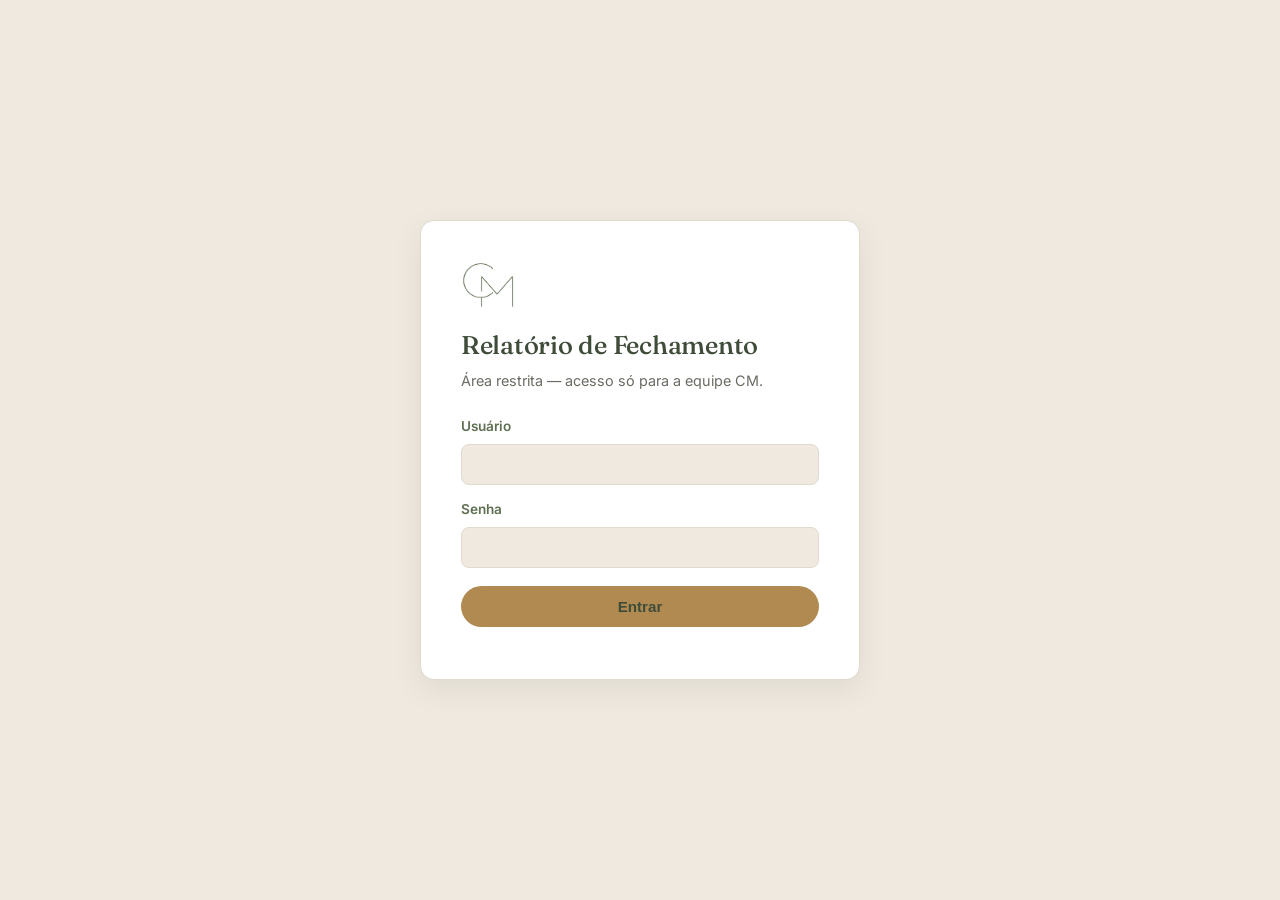
<file: admin/relatorio.html>
<!DOCTYPE html>
<html lang="pt-BR">
<head>
<meta charset="UTF-8">
<meta name="viewport" content="width=device-width, initial-scale=1.0">
<meta name="robots" content="noindex, nofollow">
<title>Relatório | CM Soluções Financeiras</title>
<link rel="preconnect" href="https://fonts.googleapis.com">
<link rel="preconnect" href="https://fonts.gstatic.com" crossorigin>
<link href="https://fonts.googleapis.com/css2?family=Fraunces:ital,opsz,wght@0,9..144,500;0,9..144,600;0,9..144,700&family=Inter:wght@400;500;600&display=swap" rel="stylesheet">
<link rel="stylesheet" href="../assets/css/style.css">
<link rel="stylesheet" href="admin.css">
<link rel="stylesheet" href="relatorio.css">
<link rel="stylesheet" href="widgets.css">
</head>
<body class="admin-body">

<!-- LOGIN -->
<div class="admin-login" id="loginScreen">
  <div class="admin-login-box">
    <img src="../assets/img/logo-cm.png" alt="CM Soluções Financeiras" class="admin-logo">
    <h1>Relatório de Fechamento</h1>
    <p class="admin-sub">Área restrita — acesso só para a equipe CM.</p>

    <form id="loginForm">
      <label for="userInput">Usuário</label>
      <input type="text" id="userInput" autocomplete="username" required>
      <label for="passInput">Senha</label>
      <input type="password" id="passInput" autocomplete="current-password" required>
      <button type="submit" class="btn btn-primary btn-block" id="btnEntrar">Entrar</button>
      <p class="admin-feedback" id="loginFeedback" role="status"></p>
    </form>
  </div>
</div>

<!-- LISTA (quando acessado sem ?id=) -->
<div class="rel-lista-wrap" id="listaWrap" hidden>
  <div class="rel-lista-box">
    <img src="../assets/img/logo-cm.png" alt="CM" class="admin-logo-sm">
    <h1>Relatórios de Fechamento</h1>
    <p class="admin-sub">Escolha um relatório para abrir a apresentação.</p>
    <div id="listaRelatorios"><p class="loading-placeholder">Carregando...</p></div>
    <p class="rel-lista-voltar"><a href="index.html">← Voltar ao painel administrativo</a></p>
  </div>
</div>

<!-- APRESENTAÇÃO -->
<div class="rel-app" id="relApp" hidden>
  <nav class="rel-nav" id="relNav">
    <div class="rel-nav-topo">
      <img src="../assets/img/logo-cm.png" alt="CM" class="rel-nav-logo">
      <div>
        <p class="rel-nav-cliente" id="navCliente">—</p>
        <p class="rel-nav-periodo" id="navPeriodo">—</p>
      </div>
    </div>
    <ul class="rel-nav-lista" id="navLista"></ul>
    <a href="index.html" class="rel-nav-voltar">← Painel admin</a>
  </nav>

  <main class="rel-main" id="relMain">
    <!-- seções inseridas via JS -->
  </main>
</div>

<script src="widgets.js"></script>
<script src="relatorio.js"></script>
</body>
</html>
</file>
<file: assets/css/style.css>
:root {
  --color-olive: #5f6f52;
  --color-olive-dark: #3f4c39;
  --color-gold: #b18a52;
  --color-beige: #d8cfc4;
  --color-offwhite: #f8f6f1;
  --color-graphite: #2e2e2e;
  --color-bg: var(--color-offwhite);
  --color-bg-alt: #efe9df;
  --color-text: var(--color-graphite);
  --color-text-light: #6b6b63;
  --color-border: #e0dacf;
  --radius: 14px;
  --shadow: 0 10px 30px rgba(46, 46, 46, 0.08);
  --max-width: 1140px;
}

* { box-sizing: border-box; }

html { scroll-behavior: smooth; }

body {
  margin: 0;
  font-family: 'Inter', system-ui, sans-serif;
  color: var(--color-text);
  background: var(--color-bg);
  line-height: 1.6;
}

h1, h2, h3, h4 {
  font-family: 'Fraunces', 'Inter', serif;
  font-weight: 500;
  letter-spacing: -0.01em;
  color: var(--color-olive-dark);
  margin: 0 0 .5em;
  line-height: 1.25;
}

p { margin: 0 0 1em; }

a { color: inherit; }

img { max-width: 100%; display: block; }

.container {
  max-width: var(--max-width);
  margin: 0 auto;
  padding: 0 24px;
}

/* Buttons */
.btn {
  display: inline-block;
  padding: 12px 24px;
  border-radius: 999px;
  font-weight: 600;
  font-size: 0.95rem;
  text-decoration: none;
  border: 2px solid transparent;
  cursor: pointer;
  transition: transform .15s ease, box-shadow .15s ease, background .15s ease, color .15s ease;
}
.btn:hover { transform: translateY(-2px); }

.btn-primary {
  background: var(--color-gold);
  color: var(--color-olive-dark);
}
.btn-primary:hover { box-shadow: 0 8px 20px rgba(177,138,82,.35); }

.btn-outline {
  background: transparent;
  border-color: var(--color-olive);
  color: var(--color-olive);
}
.btn-outline:hover { background: var(--color-olive); color: #fff; }

.btn-ghost {
  background: var(--color-bg-alt);
  color: var(--color-olive);
}
.btn-ghost:hover { background: var(--color-olive); color: #fff; }

.btn-block { width: 100%; text-align: center; border: none; }

/* Header */
.site-header {
  position: sticky;
  top: 0;
  z-index: 100;
  background: rgba(248,246,241,0.92);
  backdrop-filter: blur(6px);
  border-bottom: 1px solid var(--color-border);
}

.header-inner {
  display: flex;
  align-items: center;
  justify-content: space-between;
  padding-top: 14px;
  padding-bottom: 14px;
  gap: 20px;
}

.logo {
  display: flex;
  align-items: center;
  gap: 14px;
  text-decoration: none;
  white-space: nowrap;
}
.logo-mark-img {
  height: 44px;
  width: auto;
}
.logo-divider {
  width: 1px;
  height: 32px;
  background: var(--color-gold);
  opacity: .6;
}
.logo-text {
  font-family: 'Inter', sans-serif;
  font-weight: 600;
  font-size: 0.72rem;
  letter-spacing: 1.5px;
  text-transform: uppercase;
  color: var(--color-olive-dark);
  line-height: 1.4;
}

.nav {
  display: flex;
  gap: 28px;
  flex: 1;
  justify-content: center;
}
.nav a {
  text-decoration: none;
  color: var(--color-text);
  font-weight: 500;
  font-size: 0.95rem;
}
.nav a:hover { color: var(--color-olive); }

.nav-cta { white-space: nowrap; }

.nav-toggle {
  display: none;
  flex-direction: column;
  justify-content: center;
  gap: 5px;
  width: 34px;
  height: 34px;
  background: none;
  border: none;
  cursor: pointer;
}
.nav-toggle span {
  display: block;
  height: 2px;
  background: var(--color-olive);
  border-radius: 2px;
}

/* Hero */
.hero {
  background: linear-gradient(135deg, var(--color-olive) 0%, var(--color-olive-dark) 100%);
  color: #fff;
  padding: 90px 0;
}

.hero-inner {
  display: grid;
  grid-template-columns: 1.2fr 0.9fr;
  gap: 50px;
  align-items: center;
}

.eyebrow, .section-eyebrow {
  text-transform: uppercase;
  letter-spacing: 1.5px;
  font-size: 0.8rem;
  font-weight: 600;
  color: var(--color-gold);
  margin-bottom: 12px;
}

.hero h1 {
  color: #fff;
  font-size: 2.3rem;
  line-height: 1.18;
  margin-bottom: 20px;
}

.hero-sub {
  color: var(--color-beige);
  font-size: 1.05rem;
  max-width: 540px;
}

.hero-actions {
  display: flex;
  gap: 16px;
  margin-top: 30px;
  flex-wrap: wrap;
}

.hero .btn-outline {
  border-color: #fff;
  color: #fff;
}
.hero .btn-outline:hover { background: #fff; color: var(--color-olive); }

.hero-card {
  background: rgba(255,255,255,0.06);
  border: 1px solid rgba(255,255,255,0.15);
  border-radius: var(--radius);
  padding: 30px;
  display: flex;
  flex-direction: column;
  gap: 26px;
}

.hero-card-eyebrow {
  text-transform: uppercase;
  letter-spacing: 1.5px;
  font-size: 0.8rem;
  font-weight: 600;
  color: var(--color-gold);
  margin-bottom: 4px;
}
.hero-card-tags {
  list-style: none;
  margin: 0;
  padding: 0;
  display: flex;
  flex-wrap: wrap;
  gap: 10px;
}
.hero-card-tags li {
  font-size: 0.9rem;
  font-weight: 500;
  color: #fff;
  background: rgba(255,255,255,0.1);
  border: 1px solid rgba(255,255,255,0.25);
  border-radius: 999px;
  padding: 7px 16px;
}
.hero-card-note {
  border-top: 1px solid rgba(255,255,255,0.2);
  padding-top: 16px;
  color: var(--color-beige);
  font-size: 0.9rem;
  margin: 0;
}

/* Sections */
.section { padding: 104px 0; }
.section-alt { background: var(--color-bg-alt); }

.section-title { font-size: 1.9rem; }
.section-sub {
  color: var(--color-text-light);
  max-width: 620px;
  margin-bottom: 40px;
}

/* Callout */
.callout {
  background: var(--color-bg-alt);
  border-left: 3px solid var(--color-gold);
  border-radius: 8px;
  padding: 18px 24px;
  font-style: italic;
  font-weight: 600;
  color: var(--color-olive-dark);
  max-width: 720px;
  margin: 30px 0 0;
}

/* Sobre */
.sobre-grid { max-width: 780px; }
.sobre-texto { color: var(--color-text-light); }
.sobre-eyebrow {
  text-transform: uppercase;
  letter-spacing: 1.5px;
  font-size: 0.8rem;
  font-weight: 600;
  color: var(--color-gold);
  margin: 20px 0 6px;
}
.sobre-lista {
  margin: 20px 0 0;
  padding-left: 20px;
  color: var(--color-text);
}
.sobre-lista li { margin-bottom: 8px; }

.subtitulo {
  font-size: 1.4rem;
  margin-top: 60px;
}
.subtitulo-sm {
  font-size: 1.1rem;
  margin-top: 40px;
}

/* Etapas (jeito de trabalhar) */
.etapas {
  display: grid;
  grid-template-columns: repeat(5, 1fr);
  gap: 20px;
  margin-top: 20px;
  position: relative;
}
.etapa {
  background: #fff;
  border: 1px solid var(--color-border);
  border-radius: var(--radius);
  padding: 24px 18px;
  text-align: center;
  transition: transform .18s ease, box-shadow .18s ease;
}
.etapa:hover { transform: translateY(-3px); box-shadow: 0 12px 28px rgba(46,46,46,.07); }
.etapa-icone {
  width: 54px;
  height: 54px;
  margin: 0 auto 14px;
  border: 1.5px solid var(--color-olive);
  border-radius: 50%;
  display: flex;
  align-items: center;
  justify-content: center;
  color: var(--color-olive);
}
.etapa-icone svg { width: 24px; height: 24px; }
.etapa h4 { font-size: 1.1rem; margin: 0 0 8px; }
.etapa p {
  font-size: 0.85rem;
  color: var(--color-text-light);
  margin: 0;
}

/* Cards */
.cards-grid {
  display: grid;
  grid-template-columns: repeat(3, 1fr);
  gap: 24px;
  margin-top: 20px;
}

.card {
  position: relative;
  background: #fff;
  border: 1px solid var(--color-border);
  border-radius: var(--radius);
  padding: 30px;
  box-shadow: var(--shadow);
  display: flex;
  flex-direction: column;
  transition: transform .18s ease, box-shadow .18s ease;
}
.card:hover { transform: translateY(-3px); box-shadow: 0 16px 40px rgba(46,46,46,.12); }

.card-icon {
  width: 46px;
  height: 46px;
  display: flex;
  align-items: center;
  justify-content: center;
  margin-bottom: 16px;
  border-radius: 10px;
  background: var(--color-bg-alt);
  color: var(--color-olive);
}
.card-icon svg { width: 24px; height: 24px; }

.card h3 { font-size: 1.15rem; }

.card p {
  color: var(--color-text-light);
  font-size: 0.95rem;
  flex: 1;
}

.card-btn { margin-top: 14px; align-self: flex-start; }

.card-info { padding-top: 44px; }

.badge {
  position: absolute;
  top: 18px;
  right: 18px;
  font-size: 0.75rem;
  font-weight: 700;
  padding: 4px 12px;
  border-radius: 999px;
}
.badge-free { background: #e7ebe1; color: var(--color-olive-dark); }
.badge-paid { background: #f2e6d3; color: #8a6a35; }

.info-nota {
  margin-top: 30px;
  font-size: 0.85rem;
  color: var(--color-text-light);
}

.loading-placeholder {
  grid-column: 1 / -1;
  color: var(--color-text-light);
  font-style: italic;
  text-align: center;
  padding: 20px 0;
}

/* Path cards (Serviços) */
.path-grid {
  display: grid;
  grid-template-columns: 1fr 1fr;
  gap: 24px;
  margin-top: 20px;
}
.path-card {
  border-radius: var(--radius);
  padding: 32px;
}
.path-light {
  background: var(--color-bg-alt);
  border: 1px solid var(--color-border);
}
.path-light h3 { color: var(--color-olive-dark); }
.path-light p { color: var(--color-text-light); }

.path-dark {
  background: var(--color-graphite);
}
.path-dark h3 { color: #fff; }
.path-dark p { color: #c7c7c0; }

.path-lista {
  list-style: none;
  padding: 0;
  margin: 20px 0;
  display: flex;
  flex-direction: column;
  gap: 14px;
}
.path-lista li { display: flex; flex-direction: column; }
.path-light .path-lista strong { color: var(--color-olive-dark); }
.path-dark .path-lista strong { color: var(--color-gold); }
.path-lista span {
  font-size: 0.85rem;
  color: inherit;
  opacity: 0.85;
}

.path-nota {
  font-size: 0.85rem;
  font-style: italic;
  border-top: 1px solid rgba(0,0,0,0.1);
  padding-top: 14px;
  margin: 14px 0 0;
}
.path-dark .path-nota { border-top-color: rgba(255,255,255,0.15); color: var(--color-beige); }

.path-legenda {
  text-align: center;
  font-style: italic;
  color: var(--color-text-light);
  margin: 24px 0 0;
}

.servicos-grid { margin-top: 50px; }

.card-preco {
  font-family: 'Fraunces', serif;
  font-weight: 700;
  font-size: 1.2rem;
  color: var(--color-gold);
  margin: 6px 0 0 !important;
}

.diagnostico-banner {
  margin-top: 40px;
  background: var(--color-olive-dark);
  border-radius: var(--radius);
  padding: 36px;
  display: flex;
  align-items: center;
  justify-content: space-between;
  gap: 30px;
  flex-wrap: wrap;
}
.diagnostico-banner h3 { color: #fff; margin-bottom: 8px; }
.diagnostico-banner p { color: var(--color-beige); margin: 0; max-width: 480px; }

/* Contato */
.contato-grid {
  display: grid;
  grid-template-columns: 0.9fr 1.1fr;
  gap: 50px;
  align-items: start;
}

.contato-lista {
  list-style: none;
  padding: 0;
  margin-top: 24px;
  color: var(--color-text-light);
}
.contato-lista li { margin-bottom: 10px; }

.passos-lista {
  margin: 16px 0 0;
  padding-left: 20px;
  color: var(--color-text-light);
  display: flex;
  flex-direction: column;
  gap: 10px;
}
.passos-nota {
  font-size: 0.85rem;
  font-style: italic;
  color: var(--color-text-light);
  margin-top: 16px;
}

.form-relatorio {
  background: #fff;
  border: 1px solid var(--color-border);
  border-radius: var(--radius);
  padding: 34px;
  box-shadow: var(--shadow);
  display: flex;
  flex-direction: column;
}

.form-relatorio h3 { margin-bottom: 20px; }

.form-relatorio label,
.form-diagnostico label {
  display: block;
  font-size: 0.85rem;
  font-weight: 600;
  margin: 14px 0 6px;
  color: var(--color-olive);
}

.form-relatorio input,
.form-relatorio select,
.form-relatorio textarea,
.form-diagnostico input,
.form-diagnostico select,
.form-diagnostico textarea {
  width: 100%;
  padding: 11px 14px;
  border: 1px solid var(--color-border);
  border-radius: 8px;
  font-family: inherit;
  font-size: 0.95rem;
  background: var(--color-bg-alt);
}

.form-relatorio input:focus,
.form-relatorio select:focus,
.form-relatorio textarea:focus,
.form-diagnostico input:focus,
.form-diagnostico select:focus,
.form-diagnostico textarea:focus {
  outline: 2px solid var(--color-gold);
  outline-offset: 1px;
  background: #fff;
}

.form-row {
  display: grid;
  grid-template-columns: 1fr 1fr;
  gap: 16px;
}

.checkbox-label {
  display: flex;
  align-items: flex-start;
  gap: 8px;
  font-size: 0.8rem;
  font-weight: 400;
  color: var(--color-text-light);
  margin-top: 18px;
}
.checkbox-label input { width: auto; margin-top: 3px; }

.form-relatorio .btn,
.form-diagnostico .btn { margin-top: 22px; }

.form-feedback {
  margin: 14px 0 0;
  font-size: 0.9rem;
  text-align: center;
}
.form-feedback.success { color: var(--color-olive); }
.form-feedback.error { color: #b3261e; }

/* Modal pública (Diagnóstico Financeiro) */
.pub-modal {
  position: fixed;
  inset: 0;
  background: rgba(46,46,46,0.55);
  display: flex;
  align-items: flex-start;
  justify-content: center;
  padding: 40px 24px;
  overflow-y: auto;
  z-index: 300;
}
.pub-modal[hidden] { display: none; }
.pub-modal-box {
  position: relative;
  background: #fff;
  border-radius: var(--radius);
  box-shadow: 0 30px 80px rgba(46,46,46,.25);
  padding: 40px;
  max-width: 560px;
  width: 100%;
}
.pub-modal-box h3 { margin-bottom: 8px; }
.pub-modal-sub { color: var(--color-text-light); font-size: 0.92rem; margin-bottom: 4px; }
.pub-modal-grupo {
  font-family: 'Inter', sans-serif;
  font-size: 0.78rem;
  font-weight: 700;
  text-transform: uppercase;
  letter-spacing: 1px;
  color: var(--color-text-light);
  margin: 26px 0 2px;
  padding-top: 18px;
  border-top: 1px solid var(--color-border);
}
.pub-modal-grupo:first-of-type { margin-top: 22px; padding-top: 0; border-top: none; }
.pub-modal-fechar {
  position: absolute;
  top: 16px;
  right: 16px;
  width: 32px;
  height: 32px;
  border-radius: 50%;
  border: none;
  background: var(--color-bg-alt);
  color: var(--color-text-light);
  font-size: 1.3rem;
  line-height: 1;
  cursor: pointer;
  display: flex;
  align-items: center;
  justify-content: center;
}
.pub-modal-fechar:hover { background: var(--color-beige); color: var(--color-olive-dark); }

/* Campo-armadilha anti-spam: invisível pra gente, visível (e preenchível) só por bots */
.campo-oculto {
  position: absolute;
  width: 1px;
  height: 1px;
  overflow: hidden;
  clip: rect(0 0 0 0);
  white-space: nowrap;
}

@media (max-width: 600px) {
  .pub-modal-box { padding: 28px 22px; }
}

/* Footer */
.site-footer {
  background: var(--color-olive-dark);
  color: var(--color-beige);
  padding: 30px 0;
  text-align: center;
  font-size: 0.85rem;
}
.footer-sub { color: #9aa08c; margin-top: 6px; }

/* Responsive */
@media (max-width: 900px) {
  .hero-inner { grid-template-columns: 1fr; }
  .contato-grid { grid-template-columns: 1fr; }
  .cards-grid { grid-template-columns: repeat(2, 1fr); }
  .etapas { grid-template-columns: repeat(3, 1fr); }
  .path-grid { grid-template-columns: 1fr; }
}

@media (max-width: 720px) {
  .nav, .nav-cta { display: none; }
  .nav-toggle { display: flex; }

  .site-header.open .nav {
    display: flex;
    flex-direction: column;
    position: absolute;
    top: 100%;
    left: 0;
    right: 0;
    background: #fff;
    padding: 20px 24px;
    border-bottom: 1px solid var(--color-border);
  }
  .site-header.open .nav-cta {
    display: inline-block;
    position: absolute;
    top: 100%;
    right: 24px;
    margin-top: 190px;
  }

  .cards-grid { grid-template-columns: 1fr; }
  .etapas { grid-template-columns: repeat(2, 1fr); }
  .form-row { grid-template-columns: 1fr; }
  .hero h1 { font-size: 1.9rem; }
  .diagnostico-banner { flex-direction: column; align-items: flex-start; }
}
</file>
<file: admin/admin.css>
.admin-body {
  background: var(--color-bg-alt);
}

/* Login */
.admin-login {
  min-height: 100vh;
  display: flex;
  align-items: center;
  justify-content: center;
  padding: 24px;
}
.admin-login[hidden] { display: none; }
/* .btn (assets/css/style.css) seta display:inline-block, o que por especificidade de
   mesmo peso "vence" o display:none padrão do navegador para [hidden] — reforça aqui. */
[hidden] { display: none !important; }
.admin-login-box {
  background: #fff;
  border: 1px solid var(--color-border);
  border-radius: var(--radius);
  box-shadow: var(--shadow);
  padding: 40px;
  max-width: 440px;
  width: 100%;
}
.admin-logo {
  height: 48px;
  width: auto;
  margin-bottom: 20px;
}
.admin-login-box h1 { font-size: 1.6rem; margin-bottom: 8px; }
.admin-sub { color: var(--color-text-light); font-size: 0.9rem; margin-bottom: 24px; }
.admin-login-box label {
  display: block;
  font-size: 0.85rem;
  font-weight: 600;
  color: var(--color-olive);
  margin: 14px 0 6px;
}
.admin-login-box input,
.admin-login-box select,
.admin-login-box textarea {
  width: 100%;
  padding: 10px 14px;
  border: 1px solid var(--color-border);
  border-radius: 8px;
  font-family: inherit;
  font-size: 0.95rem;
  background: var(--color-bg-alt);
}
.admin-login-box .btn { margin-top: 18px; }

.admin-feedback {
  margin: 12px 0 0;
  font-size: 0.85rem;
  text-align: center;
}
.admin-feedback.success { color: var(--color-olive); }
.admin-feedback.error { color: #b3261e; }


/* Painel */
.admin-header {
  background: #fff;
  border-bottom: 1px solid var(--color-border);
}
.admin-header-inner {
  max-width: 1140px;
  margin: 0 auto;
  padding: 16px 24px;
  display: flex;
  align-items: center;
  gap: 16px;
}
.admin-logo-sm { height: 32px; width: auto; }
.admin-header-inner h1 {
  font-size: 1.2rem;
  margin: 0;
  flex: 1;
}

.btn-sm { padding: 8px 16px; font-size: 0.85rem; }

.admin-tabs {
  max-width: 1140px;
  margin: 0 auto;
  padding: 20px 24px 0;
  display: flex;
  gap: 8px;
}
.admin-tab {
  background: none;
  border: none;
  border-bottom: 2px solid transparent;
  padding: 10px 4px;
  font-size: 0.95rem;
  font-weight: 600;
  color: var(--color-text-light);
  cursor: pointer;
  margin-right: 20px;
}
.admin-tab.active {
  color: var(--color-olive-dark);
  border-bottom-color: var(--color-gold);
}

.admin-main {
  max-width: 1140px;
  margin: 0 auto;
  padding: 24px;
}

.admin-toolbar {
  display: flex;
  justify-content: space-between;
  align-items: center;
  flex-wrap: wrap;
  gap: 12px;
  margin-bottom: 16px;
}
.admin-toolbar-actions {
  display: flex;
  align-items: center;
  gap: 12px;
}
.admin-dirty {
  font-size: 0.8rem;
  color: #a86b1f;
  background: #fbf0dd;
  padding: 4px 10px;
  border-radius: 999px;
}

.admin-lista {
  display: flex;
  flex-direction: column;
  gap: 12px;
}

.admin-item {
  background: #fff;
  border: 1px solid var(--color-border);
  border-radius: 10px;
  padding: 14px 18px;
  display: flex;
  align-items: center;
  gap: 16px;
  box-shadow: 0 1px 2px rgba(46,46,46,.03);
  transition: box-shadow .12s ease;
}
.admin-item:hover { box-shadow: 0 2px 8px rgba(46,46,46,.06); }
.admin-item.inativo { opacity: 0.55; }
.admin-item.novo { border-left: 3px solid var(--color-gold); }

.admin-item-icon { font-size: 1.4rem; }

.admin-item-info { flex: 1; min-width: 0; }
.admin-item-info h4 {
  margin: 0 0 3px;
  font-size: 0.96rem;
  font-weight: 600;
  color: var(--color-olive-dark);
}
.admin-item-info p {
  margin: 0;
  font-size: 0.85rem;
  color: var(--color-text-light);
  overflow: hidden;
  text-overflow: ellipsis;
  white-space: nowrap;
}
.admin-item-meta {
  font-size: 0.75rem;
  color: var(--color-gold);
  font-weight: 600;
  text-transform: uppercase;
  letter-spacing: 0.5px;
}

.admin-item-actions {
  display: flex;
  gap: 8px;
  flex-shrink: 0;
}

/* Modal */
.admin-modal {
  position: fixed;
  inset: 0;
  background: rgba(46,46,46,0.55);
  display: flex;
  align-items: center;
  justify-content: center;
  padding: 24px;
  z-index: 200;
}
.admin-modal[hidden] { display: none; }
.admin-modal-box {
  background: #fff;
  border-radius: var(--radius);
  padding: 32px;
  max-width: 520px;
  width: 100%;
  max-height: 90vh;
  overflow-y: auto;
  box-shadow: 0 20px 60px rgba(46,46,46,.18);
}
.admin-modal-box-wide { max-width: 720px; }
.admin-modal-box .subtitulo-sm {
  margin-top: 26px;
  padding-top: 14px;
  border-top: 1px solid var(--color-border);
}
.admin-modal-box .subtitulo-sm:first-of-type { margin-top: 10px; border-top: none; padding-top: 0; }
.admin-modal-box h2 { font-size: 1.3rem; margin-bottom: 18px; }
.admin-modal-box label {
  display: block;
  font-size: 0.85rem;
  font-weight: 600;
  color: var(--color-olive);
  margin: 14px 0 6px;
}
.admin-modal-box input,
.admin-modal-box select,
.admin-modal-box textarea {
  width: 100%;
  padding: 10px 14px;
  border: 1px solid var(--color-border);
  border-radius: 8px;
  font-family: inherit;
  font-size: 0.95rem;
  background: var(--color-bg-alt);
}
.admin-field-hint {
  font-size: 0.78rem;
  color: var(--color-text-light);
  margin: 8px 0 0;
}
.admin-field-hint code {
  background: var(--color-bg-alt);
  padding: 1px 6px;
  border-radius: 4px;
}
.admin-modal-box .checkbox-label {
  display: flex;
  align-items: center;
  gap: 8px;
  margin-top: 18px;
  font-weight: 400;
  color: var(--color-text);
}
.admin-modal-box .checkbox-label input { width: auto; }

.admin-modal-actions {
  display: flex;
  justify-content: flex-end;
  gap: 10px;
  margin-top: 24px;
}

.admin-opcoes-escolha { display: flex; flex-direction: column; gap: 12px; margin-top: 18px; }
.admin-opcao-escolha {
  display: flex;
  flex-direction: column;
  align-items: flex-start;
  gap: 4px;
  text-align: left;
  background: var(--color-bg-alt);
  border: 1px solid var(--color-border);
  border-radius: 10px;
  padding: 14px 16px;
  cursor: pointer;
  font-family: inherit;
  transition: border-color .12s ease, background .12s ease;
}
.admin-opcao-escolha:hover { background: var(--color-beige); border-color: var(--color-olive); }
.admin-opcao-escolha strong { font-size: 0.96rem; color: var(--color-olive-dark); }
.admin-opcao-escolha span { font-size: 0.82rem; color: var(--color-text-light); line-height: 1.4; }

.admin-preview-lista {
  list-style: none;
  margin: 0;
  padding: 0;
  display: flex;
  flex-direction: column;
  gap: 8px;
}
.admin-preview-lista li {
  background: var(--color-bg-alt);
  border-radius: 8px;
  padding: 10px 14px;
  font-size: 0.88rem;
}

@media (max-width: 600px) {
  .admin-item { flex-wrap: wrap; }
  .admin-toolbar { flex-direction: column; align-items: stretch; }
  .admin-toolbar-actions { flex-wrap: wrap; }
}
</file>
<file: admin/relatorio.css>
/* Lista de relatórios */
.rel-lista-wrap {
  min-height: 100vh;
  display: flex;
  align-items: flex-start;
  justify-content: center;
  padding: 60px 24px;
}
.rel-lista-wrap[hidden] { display: none; }
.rel-lista-box {
  background: #fff;
  border: 1px solid var(--color-border);
  border-radius: var(--radius);
  box-shadow: var(--shadow);
  padding: 40px;
  max-width: 640px;
  width: 100%;
}
.rel-lista-box h1 { font-size: 1.6rem; margin-bottom: 8px; }
#listaRelatorios {
  display: flex;
  flex-direction: column;
  gap: 10px;
  margin-top: 24px;
}
.rel-card {
  display: flex;
  align-items: center;
  justify-content: space-between;
  gap: 16px;
  background: var(--color-bg-alt);
  border-radius: 10px;
  padding: 16px 20px;
  text-decoration: none;
  color: inherit;
}
.rel-card:hover { background: var(--color-beige); }
.rel-card h4 { margin: 0 0 4px; font-size: 1.05rem; color: var(--color-olive-dark); }
.rel-card p { margin: 0; font-size: 0.82rem; color: var(--color-text-light); }
.rel-lista-voltar { margin-top: 28px; font-size: 0.85rem; }
.rel-lista-voltar a { color: var(--color-olive); }

/* App de apresentação: nav lateral fixa + conteúdo */
.rel-app {
  display: flex;
  min-height: 100vh;
}
.rel-app[hidden] { display: none; }
.rel-nav {
  width: 260px;
  flex-shrink: 0;
  background: var(--color-olive-dark);
  color: #fff;
  position: sticky;
  top: 0;
  height: 100vh;
  display: flex;
  flex-direction: column;
  padding: 24px 20px;
}
.rel-nav-topo {
  display: flex;
  align-items: center;
  gap: 12px;
  margin-bottom: 30px;
}
.rel-nav-logo { height: 34px; width: auto; filter: brightness(0) invert(1); opacity: 0.9; }
.rel-nav-cliente { font-family: 'Fraunces', serif; font-weight: 700; font-size: 1.1rem; margin: 0; }
.rel-nav-periodo { font-size: 0.8rem; color: var(--color-beige); margin: 2px 0 0; }

.rel-nav-lista {
  list-style: none;
  padding: 0;
  margin: 0;
  flex: 1;
  display: flex;
  flex-direction: column;
  gap: 2px;
  overflow-y: auto;
}
.rel-nav-lista a {
  display: block;
  padding: 9px 12px;
  border-radius: 8px;
  color: var(--color-beige);
  text-decoration: none;
  font-size: 0.88rem;
}
.rel-nav-lista a:hover, .rel-nav-lista a.ativo {
  background: rgba(255,255,255,0.1);
  color: #fff;
}
.rel-nav-voltar {
  font-size: 0.78rem;
  color: var(--color-beige);
  opacity: 0.8;
  text-decoration: none;
  margin-top: 16px;
}

.rel-main {
  flex: 1;
  padding: 24px 32px 32px;
  max-width: 1100px;
  width: 100%;
}

/* Cabeçalho compacto — uma linha, sempre visível acima da aba ativa */
.rel-topo {
  margin-bottom: 16px;
  padding-bottom: 14px;
  border-bottom: 1px solid var(--color-border);
}
.rel-topo-eyebrow {
  color: var(--color-gold);
  text-transform: uppercase;
  letter-spacing: 1.5px;
  font-size: 0.76rem;
  font-weight: 600;
  margin-bottom: 4px;
}
.rel-topo h1 { font-size: 1.5rem; margin: 0 0 4px; color: var(--color-olive-dark); }
.rel-topo h1 .rel-topo-periodo { color: var(--color-text-light); font-weight: 500; }
.rel-topo-meta { color: var(--color-text-light); font-size: 0.84rem; margin: 0; }

/* Cada aba é um painel — só o ativo fica visível (JS alterna, não rolagem) */
.rel-tab-painel { animation: rel-fade .12s ease; }
@keyframes rel-fade { from { opacity: 0; } to { opacity: 1; } }

.rel-secao-eyebrow {
  text-transform: uppercase;
  letter-spacing: 1.5px;
  font-size: 0.72rem;
  font-weight: 600;
  color: var(--color-gold);
  margin-bottom: 3px;
}
.rel-secao h2 { font-size: 1.15rem; margin-bottom: 3px; font-family: 'Inter', sans-serif; }
.rel-secao-sub { color: var(--color-text-light); margin-bottom: 12px; max-width: 760px; font-size: 0.84rem; }
.rel-secao + .rel-secao { margin-top: 20px; }

/* Cartão — agrupa um gráfico/tabela; várias cabem lado a lado num grid */
.rel-bloco {
  background: #fff;
  border: 1px solid var(--color-border);
  border-radius: 10px;
  padding: 16px 18px;
  box-shadow: 0 1px 2px rgba(46,46,46,.04);
}
/* Blocos empilhados direto numa aba (fora de .rel-grid) ganham espaço entre si;
   dentro de .rel-grid o espaçamento já vem do gap, sem desalinhar a grade. */
.rel-secao > .rel-bloco + .rel-bloco,
.rel-kpis + .rel-bloco,
.rel-contas-grid + .rel-grid,
table.rel-tabela + .rel-bloco {
  margin-top: 16px;
}
.rel-bloco h3 {
  font-size: 0.86rem;
  font-weight: 600;
  color: var(--color-olive-dark);
  margin: 0 0 12px;
}
.rel-grid {
  display: grid;
  grid-template-columns: repeat(auto-fit, minmax(300px, 1fr));
  gap: 16px;
}

/* KPIs — números em sans (mais suave que o serif de título) */
.rel-kpis { display: grid; grid-template-columns: repeat(auto-fit, minmax(150px, 1fr)); gap: 12px; }
.rel-kpi { background: #fff; border: 1px solid var(--color-border); border-radius: 10px; padding: 14px 16px; }
.rel-kpi strong { display: block; font-family: 'Inter', sans-serif; font-weight: 700; font-size: 1.3rem; color: var(--color-olive-dark); letter-spacing: -0.01em; }
.rel-kpi strong.neg { color: #b3261e; }
.rel-kpi span { font-size: 0.78rem; color: var(--color-text-light); }

/* Barras horizontais genéricas — marca interativa com tooltip no hover/foco */
.rel-barras { display: flex; flex-direction: column; gap: 6px; }
.rel-barra-linha {
  display: grid;
  grid-template-columns: minmax(90px, 160px) 1fr auto;
  align-items: center;
  gap: 10px;
  padding: 3px 6px;
  margin: 0 -6px;
  border-radius: 6px;
  cursor: default;
  transition: background .12s ease;
}
.rel-barra-linha:hover, .rel-barra-linha:focus-visible {
  background: var(--color-bg-alt);
  outline: none;
}
.rel-barra-valor { white-space: nowrap; }
.rel-barra-label { font-size: 0.84rem; color: var(--color-text); overflow: hidden; text-overflow: ellipsis; white-space: nowrap; }
.rel-barra-trilha { background: var(--color-bg-alt); border-radius: 4px; height: 10px; overflow: hidden; }
.rel-barra-preenchimento {
  display: block;
  height: 100%;
  border-radius: 0 4px 4px 0;
  background: var(--color-olive);
  transition: filter .12s ease;
}
.rel-barra-linha:hover .rel-barra-preenchimento,
.rel-barra-linha:focus-visible .rel-barra-preenchimento { filter: brightness(1.12); }
.rel-barra-preenchimento.saida { background: #b3734a; }
.rel-barra-preenchimento.total { background: var(--color-gold); }
.rel-barra-valor { font-size: 0.82rem; font-weight: 600; text-align: right; color: var(--color-olive-dark); font-variant-numeric: tabular-nums; }
.rel-barra-valor.neg { color: #b3261e; }

/* Tooltip compartilhado (barras, dumbbell) */
.rel-tooltip {
  position: fixed;
  z-index: 500;
  pointer-events: none;
  background: var(--color-olive-dark);
  color: #fff;
  padding: 10px 14px;
  border-radius: 8px;
  font-size: 0.82rem;
  line-height: 1.4;
  box-shadow: 0 8px 24px rgba(0,0,0,.25);
  opacity: 0;
  transform: translate(-50%, calc(-100% - 10px));
  transition: opacity .1s ease;
  max-width: 260px;
}
.rel-tooltip.ativo { opacity: 1; }
.rel-tooltip strong { display: block; font-size: 0.92rem; font-weight: 700; }
.rel-tooltip span { display: block; color: var(--color-beige); margin-top: 2px; }
.rel-tooltip small { display: block; color: var(--color-beige); opacity: .85; margin-top: 4px; font-size: 0.76rem; }

/* Alternar para visão em tabela (acessibilidade + detalhe exato) */
.rel-ver-tabela { margin-top: 14px; }
.rel-ver-tabela > summary {
  cursor: pointer;
  font-size: 0.82rem;
  font-weight: 600;
  color: var(--color-olive);
  list-style: none;
  display: inline-flex;
  align-items: center;
  gap: 6px;
}
.rel-ver-tabela > summary::-webkit-details-marker { display: none; }
.rel-ver-tabela > summary::before { content: '▸'; transition: transform .12s ease; display: inline-block; }
.rel-ver-tabela[open] > summary::before { transform: rotate(90deg); }
.rel-ver-tabela > summary:hover { color: var(--color-olive-dark); }
.rel-ver-tabela .rel-tabela { margin-top: 12px; }

/* Dumbbell (orçado -> realizado) */
.rel-dumbbell { display: flex; flex-direction: column; gap: 10px; }
.rel-dumbbell-linha {
  display: grid;
  grid-template-columns: minmax(90px, 170px) 1fr;
  align-items: center;
  gap: 10px;
  padding: 3px 6px;
  margin: 0 -6px;
  border-radius: 6px;
  cursor: default;
}
.rel-dumbbell-linha:hover, .rel-dumbbell-linha:focus-visible { background: var(--color-bg-alt); outline: none; }
.rel-dumbbell-label { font-size: 0.84rem; color: var(--color-text); overflow: hidden; text-overflow: ellipsis; white-space: nowrap; }
.rel-dumbbell-trilha { position: relative; height: 12px; }
.rel-dumbbell-trilha::before {
  content: '';
  position: absolute;
  left: 0; right: 0; top: 50%;
  height: 1px;
  background: var(--color-border);
  transform: translateY(-50%);
}
.rel-dumbbell-conector { position: absolute; top: 50%; height: 2px; background: var(--color-text-light); transform: translateY(-50%); border-radius: 2px; }
.rel-dumbbell-ponto {
  position: absolute;
  top: 50%;
  width: 14px; height: 14px;
  border-radius: 50%;
  transform: translate(-50%, -50%);
  border: 2px solid var(--color-bg);
  box-shadow: 0 0 0 1px var(--color-border);
}
.rel-dumbbell-ponto.orcado { background: var(--color-text-light); }
.rel-dumbbell-ponto.realizado { background: var(--color-olive); }
.rel-dumbbell-ponto.realizado.estourado { background: #b3261e; }
.rel-dumbbell-legenda { display: flex; flex-wrap: wrap; gap: 16px; margin-top: 14px; font-size: 0.76rem; color: var(--color-text-light); }
.rel-dumbbell-legenda span { display: inline-flex; align-items: center; gap: 7px; }
.rel-dumbbell-legenda i { display: inline-block; width: 11px; height: 11px; border-radius: 50%; }
.rel-dumbbell-legenda i.orcado { background: var(--color-text-light); }
.rel-dumbbell-legenda i.realizado { background: var(--color-olive); }
.rel-dumbbell-legenda i.realizado.estourado { background: #b3261e; }

/* Tabelas ordenáveis */
.rel-tabela th[data-sort] { cursor: pointer; user-select: none; white-space: nowrap; }
.rel-tabela th[data-sort]:hover { color: var(--color-olive); }
.rel-tabela th[data-sort]::after { content: '↕'; margin-left: 5px; opacity: .4; font-size: .78em; }
.rel-tabela th[data-sort].asc::after { content: '↑'; opacity: 1; }
.rel-tabela th[data-sort].desc::after { content: '↓'; opacity: 1; }
.rel-tabela tbody tr:hover { background: var(--color-bg-alt); }

/* Tabela genérica */
.rel-tabela { width: 100%; border-collapse: collapse; font-size: 0.84rem; }
.rel-tabela th, .rel-tabela td { text-align: left; padding: 8px 12px; border-bottom: 1px solid var(--color-border); }
.rel-tabela th { color: var(--color-olive-dark); font-weight: 600; background: var(--color-bg-alt); font-size: 0.78rem; }
.rel-tabela tr.total td { font-weight: 700; border-top: 2px solid var(--color-olive); }
.rel-tabela td.num { text-align: right; font-variant-numeric: tabular-nums; }
.rel-tabela td.num.neg { color: #b3261e; }

/* Dashboard embutido (Power BI / Looker Studio) */
.rel-embed-wrap {
  position: relative;
  width: 100%;
  padding-top: 62%;
  border-radius: var(--radius);
  overflow: hidden;
  border: 1px solid var(--color-border);
  box-shadow: var(--shadow);
}
.rel-embed-frame {
  position: absolute;
  top: 0; left: 0;
  width: 100%;
  height: 100%;
  border: 0;
}

/* Contas / cards */
.rel-contas-grid { display: grid; grid-template-columns: repeat(auto-fit, minmax(200px, 1fr)); gap: 12px; }
.rel-conta-card { background: #fff; border: 1px solid var(--color-border); border-radius: 10px; padding: 14px 16px; }
.rel-conta-card h4 { margin: 0 0 6px; font-size: 0.88rem; font-weight: 600; color: var(--color-text); }
.rel-conta-card .saldo { font-family: 'Inter', sans-serif; font-weight: 700; font-size: 1.25rem; color: var(--color-olive-dark); letter-spacing: -0.01em; }
.rel-conta-card .saldo.neg { color: #b3261e; }
.rel-conta-card .linha { display: flex; justify-content: space-between; font-size: 0.78rem; color: var(--color-text-light); margin-top: 3px; }

.rel-fonte { font-size: 0.76rem; color: var(--color-text-light); font-style: italic; border-top: 1px solid var(--color-border); padding-top: 12px; margin-top: 16px; }

.subtitulo-sm { font-size: 0.86rem; font-weight: 600; color: var(--color-olive-dark); margin: 18px 0 8px; }
.subtitulo-sm:first-of-type { margin-top: 0; }

@media (max-width: 900px) {
  .rel-app { flex-direction: column; }
  .rel-nav { width: 100%; height: auto; position: relative; flex-direction: row; flex-wrap: wrap; }
  .rel-nav-lista { flex-direction: row; flex-wrap: wrap; overflow: visible; }
  .rel-main { padding: 30px 20px 60px; }
  .rel-barra-linha { grid-template-columns: 1fr; gap: 4px; }
  .rel-dumbbell-linha { grid-template-columns: 1fr; gap: 6px; }
  .rel-passo { grid-template-columns: 1fr; }
}
</file>
<file: admin/widgets.css>
/* Grade de widgets do construtor — usada tanto na apresentação (leitura) quanto
   no construtor (edição). Grade de 12 colunas, linhas de altura fixa (ver
   admin/widgets.js: ROW_H/GAP) — cada widget ocupa um retângulo dessa grade. */
.cw-grid {
  display: grid;
  grid-template-columns: repeat(12, 1fr);
  grid-auto-rows: 32px;
  gap: 10px;
}
.cw-grid-vazia { grid-template-columns: 1fr; min-height: 80px; align-items: center; }
.cw-vazio-grid { color: var(--color-text-light); font-size: 0.88rem; text-align: center; margin: 0; }
.cw-vazio { color: var(--color-text-light); font-size: 0.84rem; margin: 0; }

.cw-widget {
  background: #fff;
  border: 1px solid var(--color-border);
  border-radius: 10px;
  box-shadow: 0 1px 2px rgba(46,46,46,.04);
  display: flex;
  flex-direction: column;
  overflow: hidden;
  min-width: 0;
}
.cw-widget-head {
  display: flex;
  align-items: center;
  gap: 8px;
  padding: 10px 12px;
  border-bottom: 1px solid var(--color-border);
  flex-shrink: 0;
}
.cw-widget-head h4 {
  flex: 1;
  margin: 0;
  font-size: 0.86rem;
  font-weight: 600;
  color: var(--color-olive-dark);
  overflow: hidden;
  text-overflow: ellipsis;
  white-space: nowrap;
}
.cw-widget-body {
  flex: 1;
  padding: 14px 16px;
  overflow: auto;
  min-height: 0;
}
.cw-widget-body > .rel-barras,
.cw-widget-body > svg,
.cw-widget-body > .cw-pizza-wrap,
.cw-widget-body > .cw-kpi-grande { height: 100%; }

/* ---- Linha ---- */
.cw-linha-svg { width: 100%; height: 190px; display: block; }
.cw-linha-caminho { fill: none; stroke: var(--color-olive); stroke-width: 2; stroke-linecap: round; stroke-linejoin: round; }
.cw-linha-ponto { fill: var(--color-olive); cursor: default; }
.cw-linha-ponto:hover, .cw-linha-ponto:focus-visible { fill: var(--color-olive-dark); outline: none; }
.cw-linha-rotulo { font-size: 9px; fill: var(--color-text-light); font-family: 'Inter', sans-serif; }
.cw-linha-eixo-zero { stroke: var(--color-border); stroke-width: 1; }

/* ---- Pizza / rosca ---- */
.cw-pizza-wrap { display: flex; align-items: center; gap: 20px; flex-wrap: wrap; }
.cw-pizza-donut {
  width: 120px;
  height: 120px;
  border-radius: 50%;
  flex-shrink: 0;
  mask: radial-gradient(circle, transparent 44%, #000 45%);
  -webkit-mask: radial-gradient(circle, transparent 44%, #000 45%);
}
.cw-pizza-legenda { list-style: none; margin: 0; padding: 0; display: flex; flex-direction: column; gap: 6px; flex: 1; min-width: 140px; }
.cw-pizza-legenda li {
  display: flex;
  align-items: center;
  gap: 8px;
  font-size: 0.82rem;
  color: var(--color-text);
  cursor: default;
  padding: 2px 4px;
  border-radius: 6px;
}
.cw-pizza-legenda li:hover, .cw-pizza-legenda li:focus-visible { background: var(--color-bg-alt); outline: none; }
.cw-pizza-legenda i { width: 10px; height: 10px; border-radius: 50%; flex-shrink: 0; display: inline-block; }
.cw-pizza-legenda span { margin-left: auto; font-weight: 600; color: var(--color-olive-dark); font-variant-numeric: tabular-nums; }

/* ---- KPI ---- */
.cw-kpi-grande { display: flex; flex-direction: column; align-items: flex-start; justify-content: center; gap: 4px; }
.cw-kpi-grande strong { font-family: 'Inter', sans-serif; font-weight: 700; font-size: 2rem; color: var(--color-olive-dark); letter-spacing: -0.01em; line-height: 1.1; }
.cw-kpi-grande span { font-size: 0.84rem; color: var(--color-text-light); }
.cw-kpi-grande small { font-size: 0.76rem; color: var(--color-gold); font-weight: 600; }

/* ---- Texto ---- */
.cw-texto-paragrafo { margin: 0 0 10px; font-size: 0.9rem; line-height: 1.55; color: var(--color-text); }
.cw-texto-paragrafo:last-child { margin-bottom: 0; }

/* ---- Segmentação por período ---- */
.cw-seg-botoes { display: flex; gap: 8px; flex-wrap: wrap; align-items: center; height: 100%; }
.cw-seg-btn {
  background: var(--color-bg-alt);
  border: 1px solid var(--color-border);
  border-radius: 999px;
  padding: 7px 16px;
  font-size: 0.84rem;
  font-weight: 600;
  color: var(--color-text);
  cursor: pointer;
  transition: background .12s ease, color .12s ease;
}
.cw-seg-btn:hover { background: var(--color-beige); }
.cw-seg-btn.ativo { background: var(--color-olive); color: #fff; border-color: var(--color-olive); }

/* ---- Controles de edição (só no construtor) ---- */
.cw-drag { cursor: grab; color: var(--color-text-light); font-size: 0.8rem; letter-spacing: -2px; user-select: none; touch-action: none; }
.cw-drag:active { cursor: grabbing; }
.cw-widget-actions { display: flex; gap: 4px; flex-shrink: 0; }
.cw-icon-btn {
  background: none;
  border: none;
  width: 24px;
  height: 24px;
  border-radius: 6px;
  color: var(--color-text-light);
  cursor: pointer;
  font-size: 0.85rem;
  line-height: 1;
  display: inline-flex;
  align-items: center;
  justify-content: center;
}
.cw-icon-btn:hover { background: var(--color-bg-alt); color: var(--color-olive-dark); }
.cw-btn-remover:hover { color: #b3261e; }
.cw-resize {
  position: absolute;
  right: 2px;
  bottom: 2px;
  width: 14px;
  height: 14px;
  cursor: nwse-resize;
  touch-action: none;
}
.cw-resize::after {
  content: '';
  position: absolute;
  right: 3px;
  bottom: 3px;
  width: 7px;
  height: 7px;
  border-right: 2px solid var(--color-border);
  border-bottom: 2px solid var(--color-border);
}
.cw-widget { position: relative; }
.cw-widget.cw-arrastando, .cw-widget.cw-redimensionando { opacity: 0.85; box-shadow: 0 10px 24px rgba(46,46,46,.18); z-index: 20; }

@media (max-width: 720px) {
  .cw-pizza-wrap { flex-direction: column; align-items: flex-start; }
}
</file>
